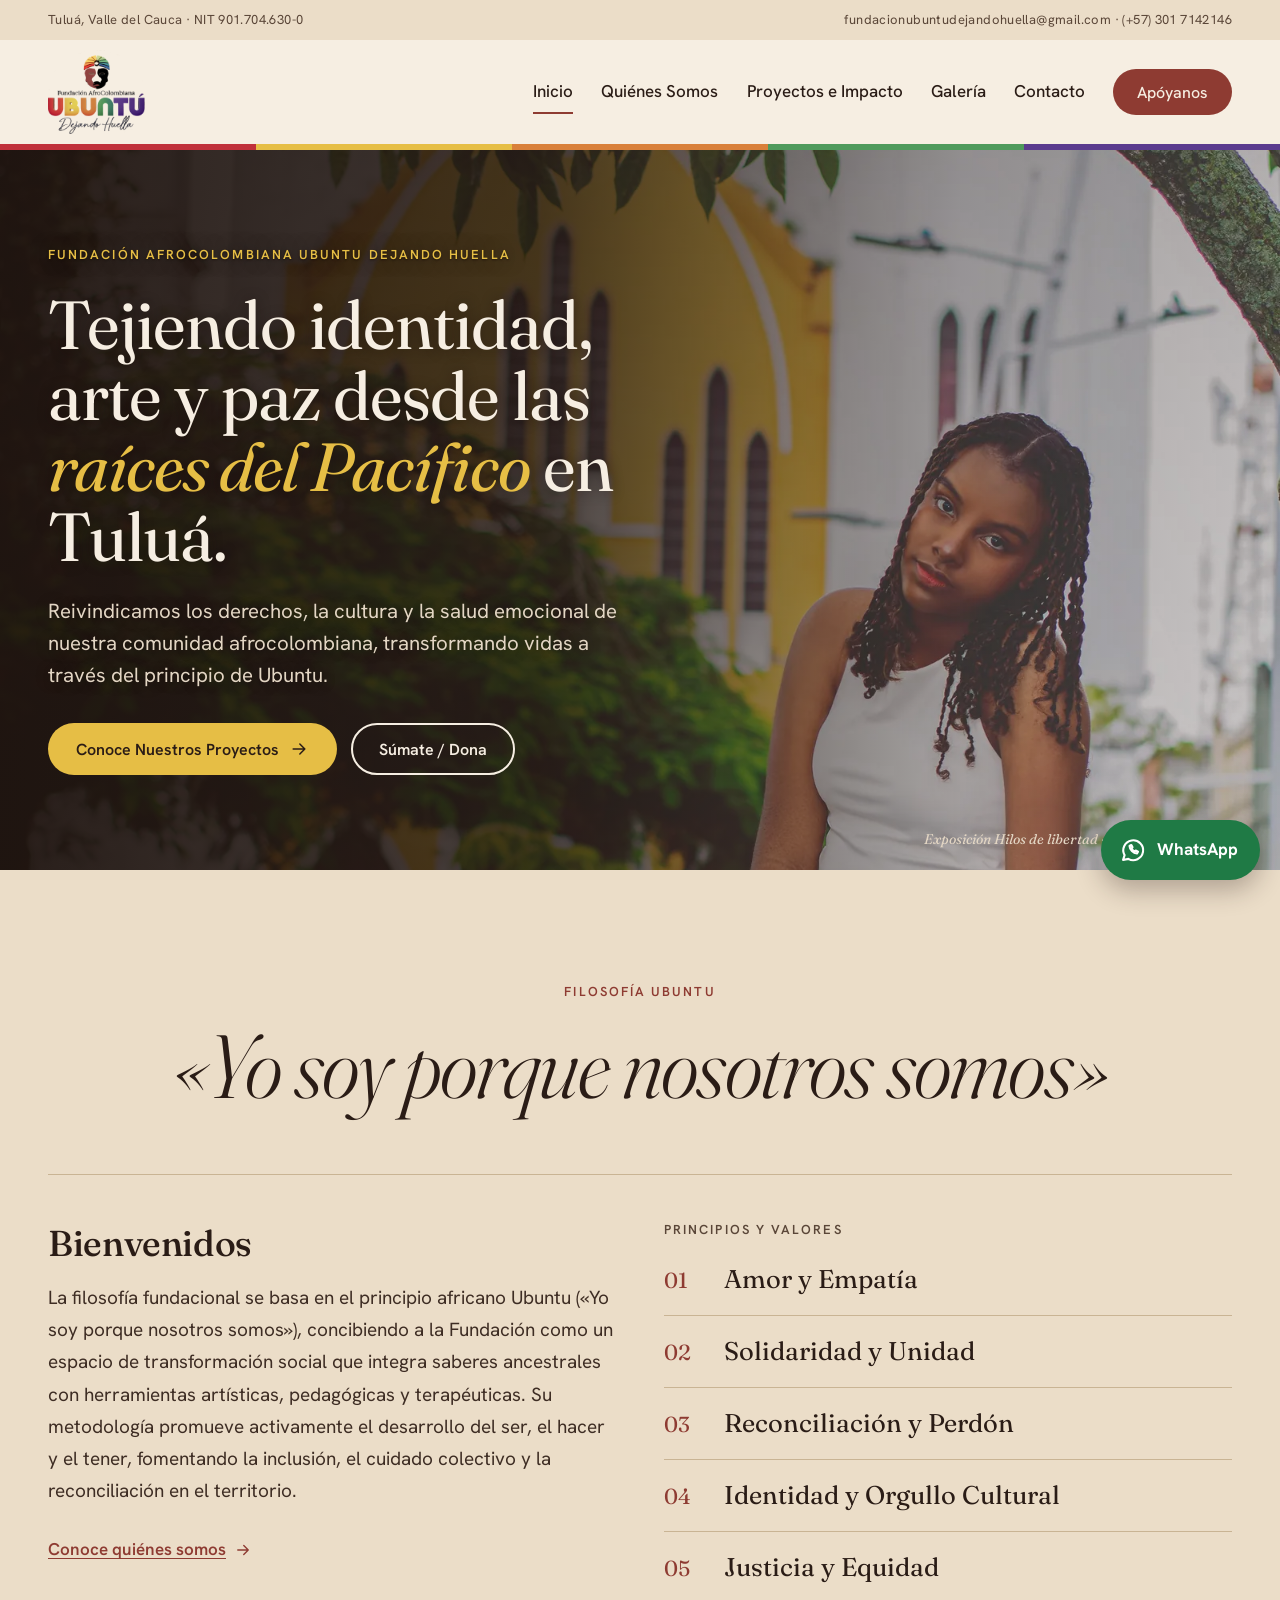
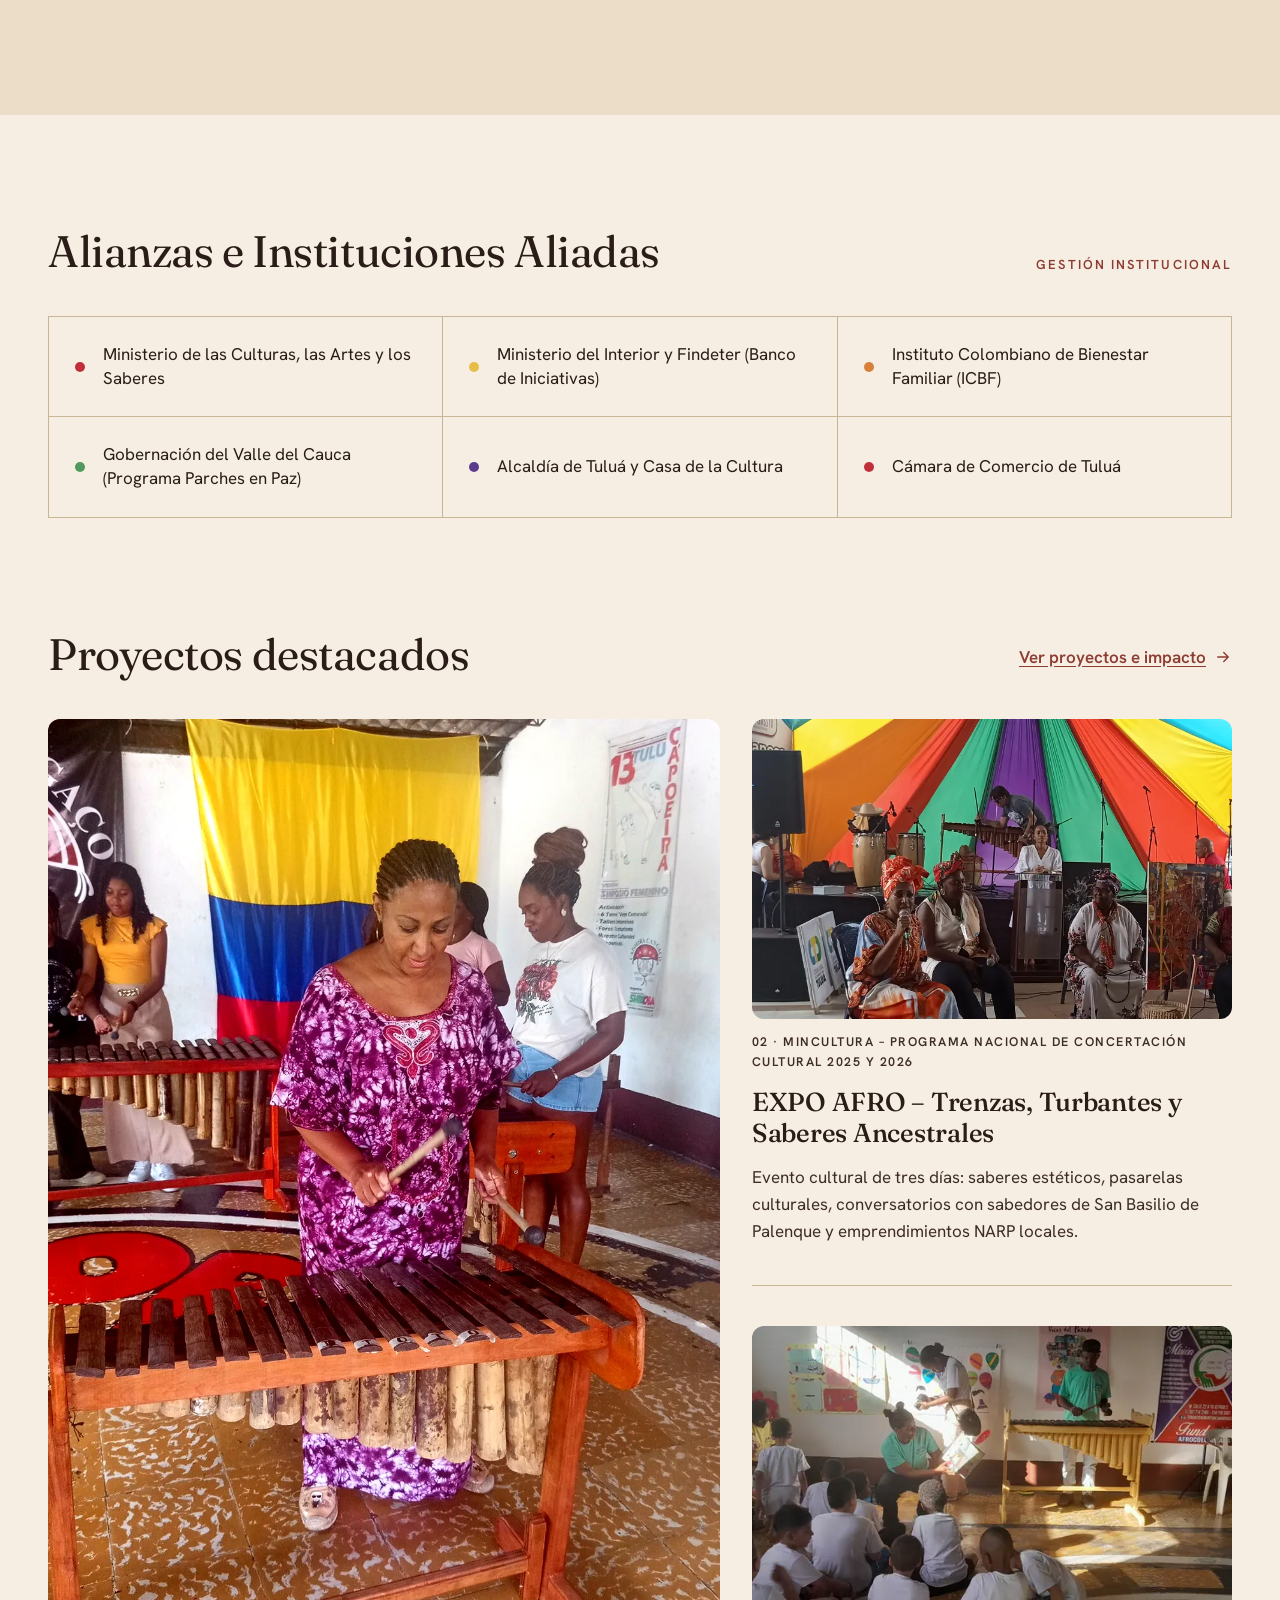
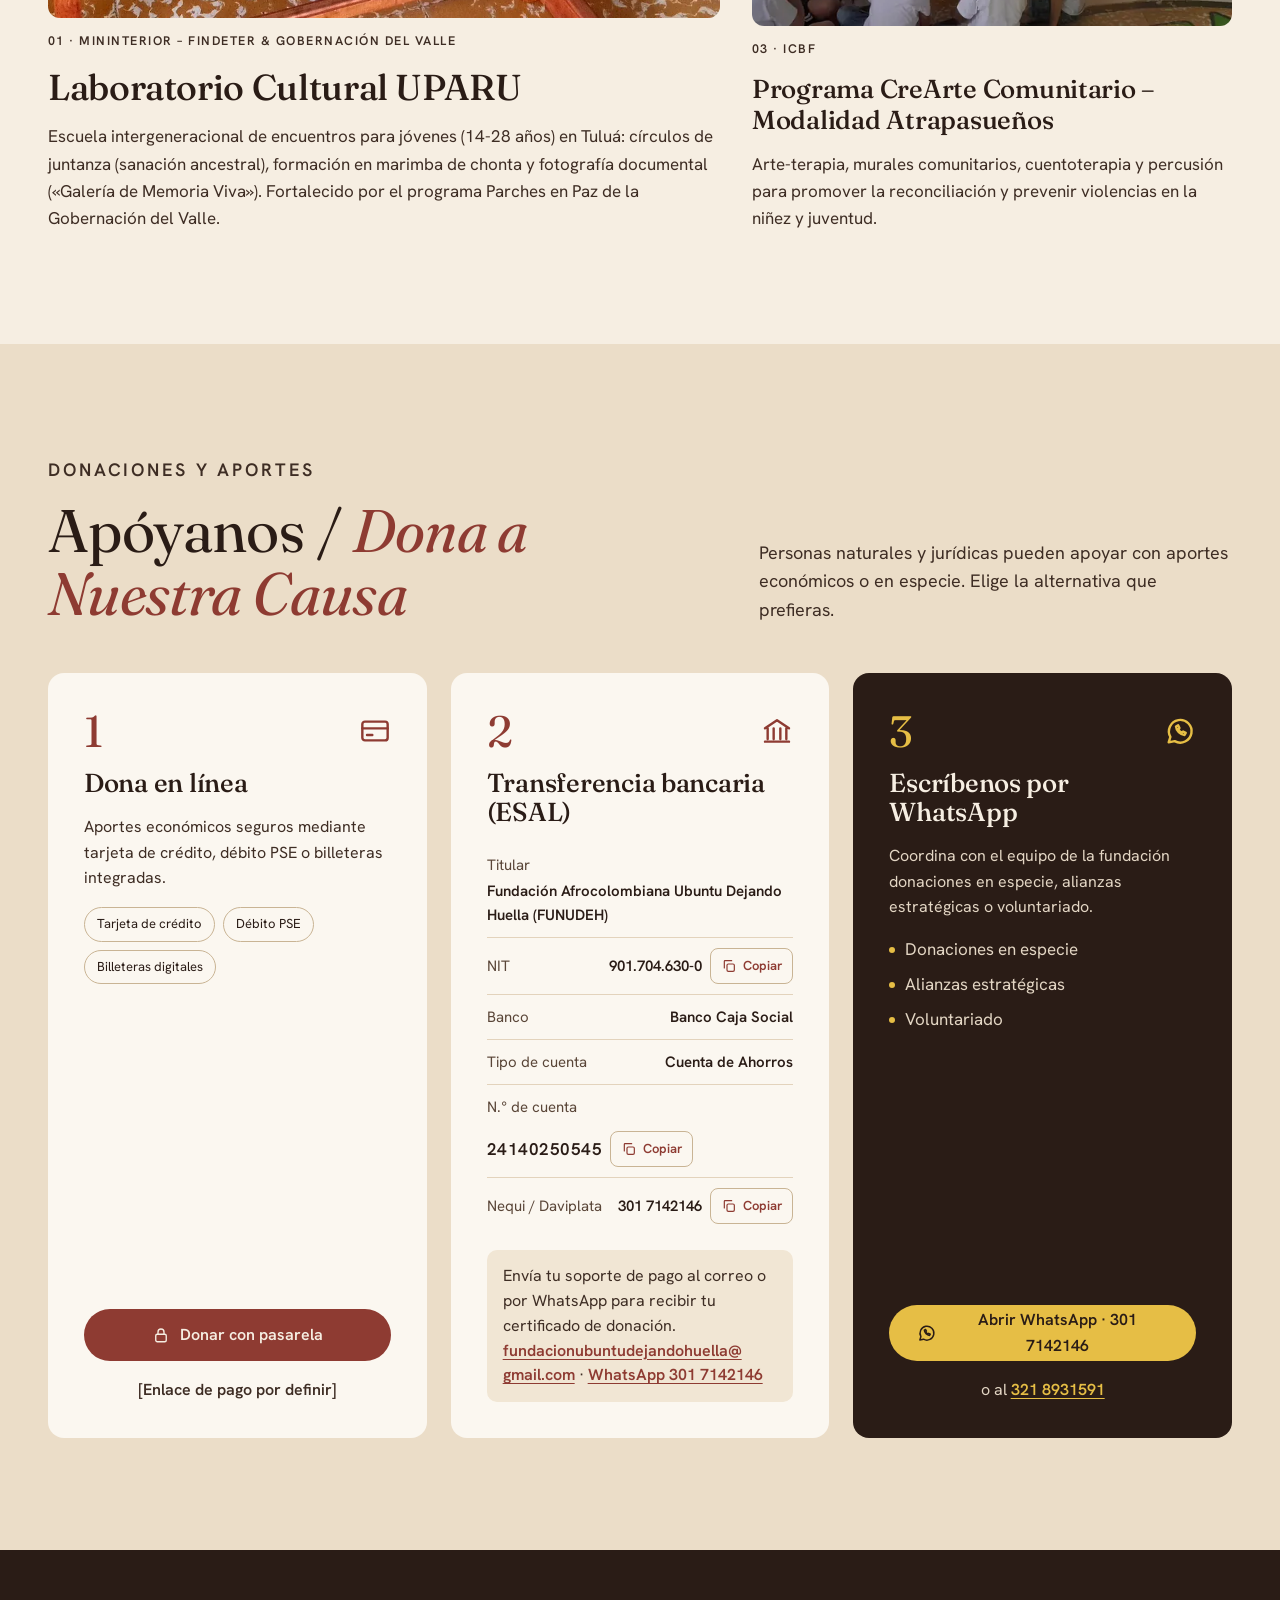
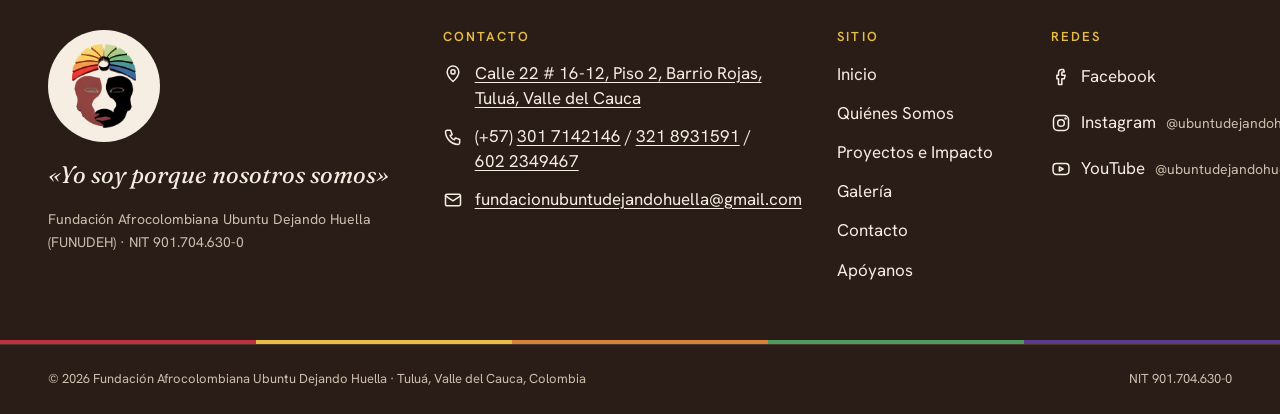
<file: index.html>
<!doctype html>
<html lang="es">
<head>
  <meta charset="utf-8">
  <meta name="viewport" content="width=device-width, initial-scale=1">
  <title>FUNUDEH · Fundación Afrocolombiana Ubuntu Dejando Huella · Tuluá</title>
  <meta name="description" content="Fundación Afrocolombiana Ubuntu Dejando Huella (FUNUDEH), Tuluá, Valle del Cauca. Tejiendo identidad, arte y paz desde las raíces del Pacífico. Yo soy porque nosotros somos.">
  <meta name="theme-color" content="#2A1C16">
  <meta property="og:type" content="website">
  <meta property="og:locale" content="es_CO">
  <meta property="og:site_name" content="FUNUDEH">
  <meta property="og:title" content="FUNUDEH · Fundación Afrocolombiana Ubuntu Dejando Huella · Tuluá">
  <meta property="og:description" content="Fundación Afrocolombiana Ubuntu Dejando Huella (FUNUDEH), Tuluá, Valle del Cauca. Tejiendo identidad, arte y paz desde las raíces del Pacífico. Yo soy porque nosotros somos.">
  <!-- VISTA PREVIA AL COMPARTIR (WhatsApp, Facebook): og:image y og:url deben ser direcciones COMPLETAS (https://...).
       Si cambia el dominio principal, cámbialo aquí y en las otras 4 páginas. Ver LEEME.md. -->
  <meta property="og:image" content="https://fundacionubuntudejandohuella.org/imagenes/og-funudeh.jpg">
  <meta property="og:image:width" content="1200">
  <meta property="og:image:height" content="630">
  <meta property="og:image:alt" content="Mujer afrocolombiana con turbante habla al público durante EXPO AFRO 2026 en Tuluá.">
  <meta property="og:url" content="https://fundacionubuntudejandohuella.org/">
  <link rel="canonical" href="https://fundacionubuntudejandohuella.org/">
  <link rel="icon" type="image/png" sizes="32x32" href="imagenes/favicon-32.png">
  <link rel="apple-touch-icon" href="imagenes/apple-touch-icon.png">
  <link rel="preconnect" href="https://fonts.googleapis.com">
  <link rel="preconnect" href="https://fonts.gstatic.com" crossorigin>
  <link rel="stylesheet" href="https://fonts.googleapis.com/css2?family=Fraunces:ital,opsz,wght@0,9..144,300..600;1,9..144,300..500&amp;family=Hanken+Grotesk:wght@400;500;600;700&amp;display=swap">
  <!-- Carga prioritaria de la foto principal. Si cambias la foto del hero en contenido.js, cambia también esta línea. -->
  <link rel="preload" as="image" type="image/webp" href="imagenes/inicio-hero-hilos.webp"
        imagesrcset="imagenes/inicio-hero-hilos-600.webp 600w, imagenes/inicio-hero-hilos-900.webp 900w, imagenes/inicio-hero-hilos-1200.webp 1200w, imagenes/inicio-hero-hilos-1600.webp 1600w, imagenes/inicio-hero-hilos-1920.webp 1920w, imagenes/inicio-hero-hilos.webp 2560w"
        imagesizes="100vw" fetchpriority="high">
  <link rel="stylesheet" href="css/estilos.css">
</head>
<body data-pagina="inicio">
  <a class="saltar" href="#principal">Saltar al contenido</a>
  <div id="encabezado"></div>
  <main id="principal" tabindex="-1"></main>
  <div id="pie-pagina"></div>

  <noscript>
    <div class="sin-js">
      <p><strong>Fundación Afrocolombiana Ubuntu Dejando Huella (FUNUDEH)</strong></p>
      <p>Para ver este sitio completo activa JavaScript en tu navegador.</p>
      <p>Contacto: <a href="mailto:fundacionubuntudejandohuella@gmail.com">fundacionubuntudejandohuella@gmail.com</a> · WhatsApp 301 7142146</p>
    </div>
  </noscript>

  <!-- Todo el contenido editable está en contenido.js -->
  <script src="contenido.js"></script>
  <script src="js/sitio.js"></script>
</body>
</html>
</file>
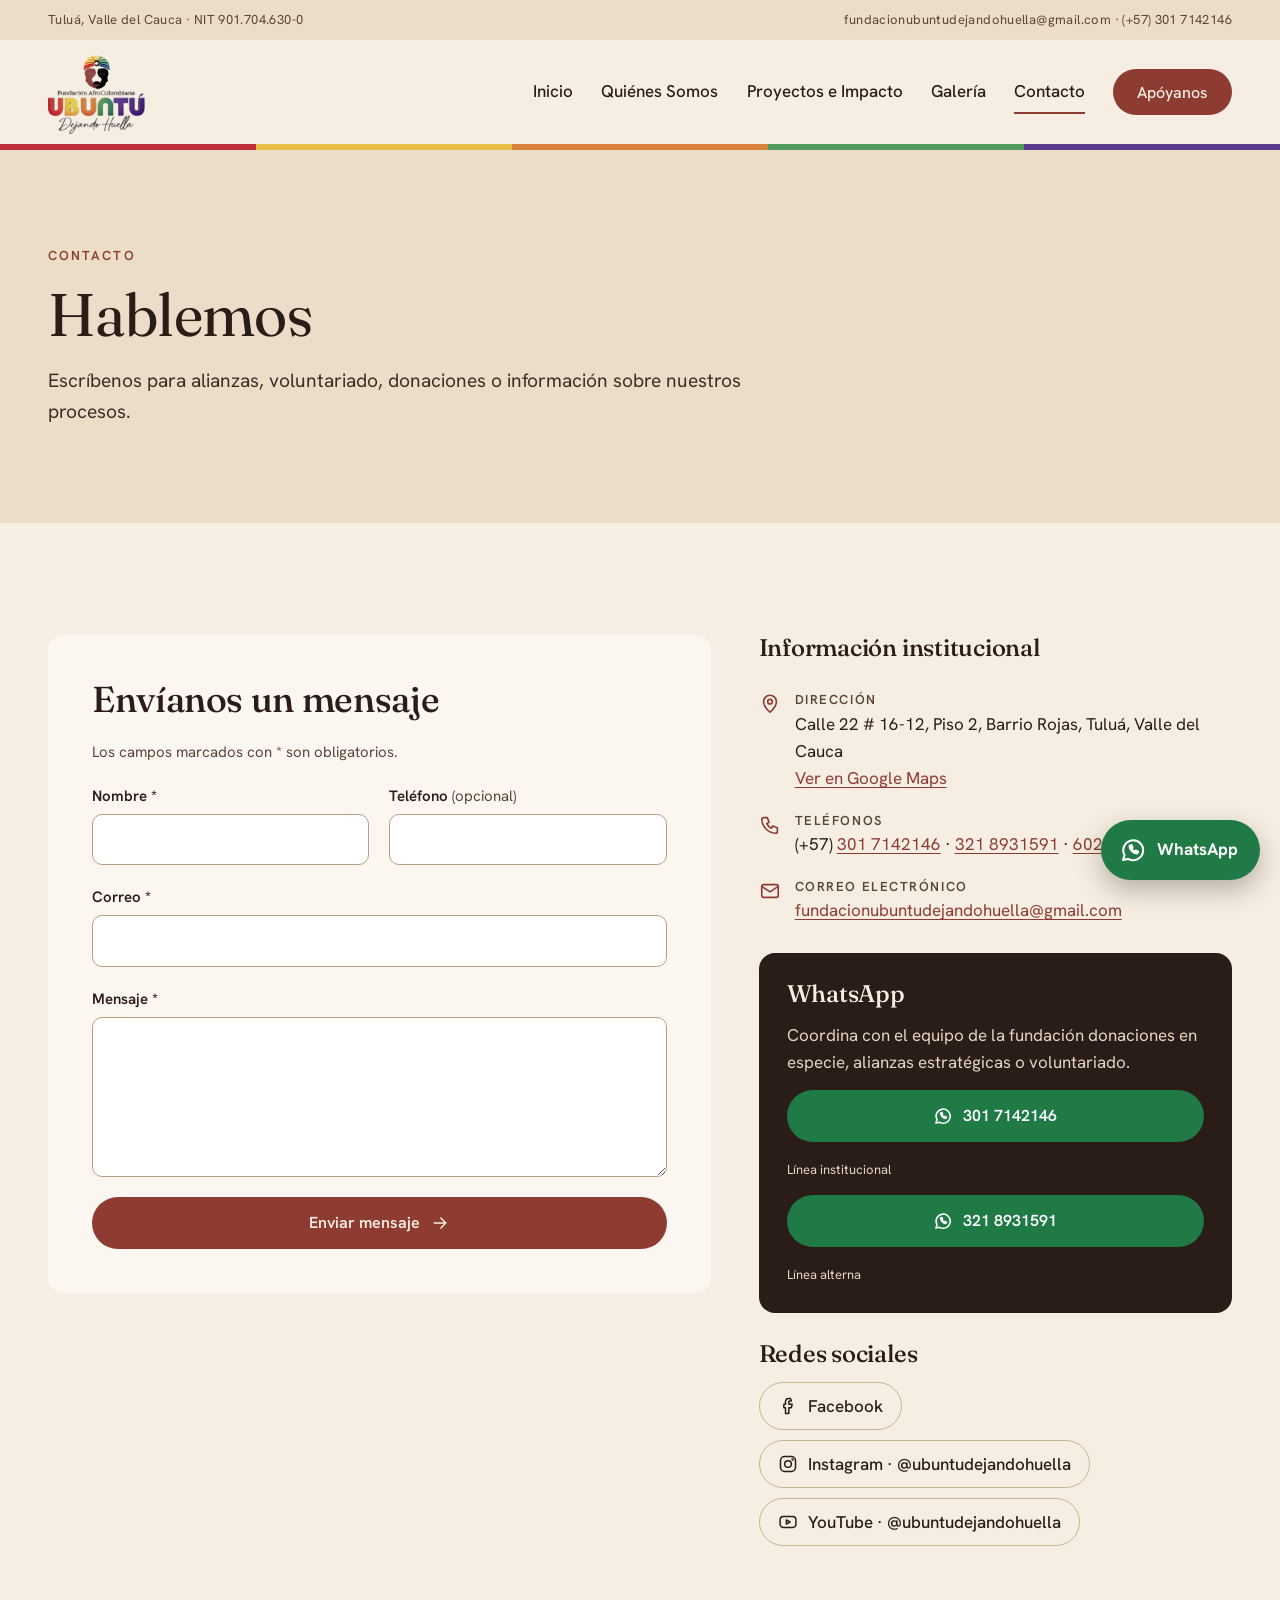
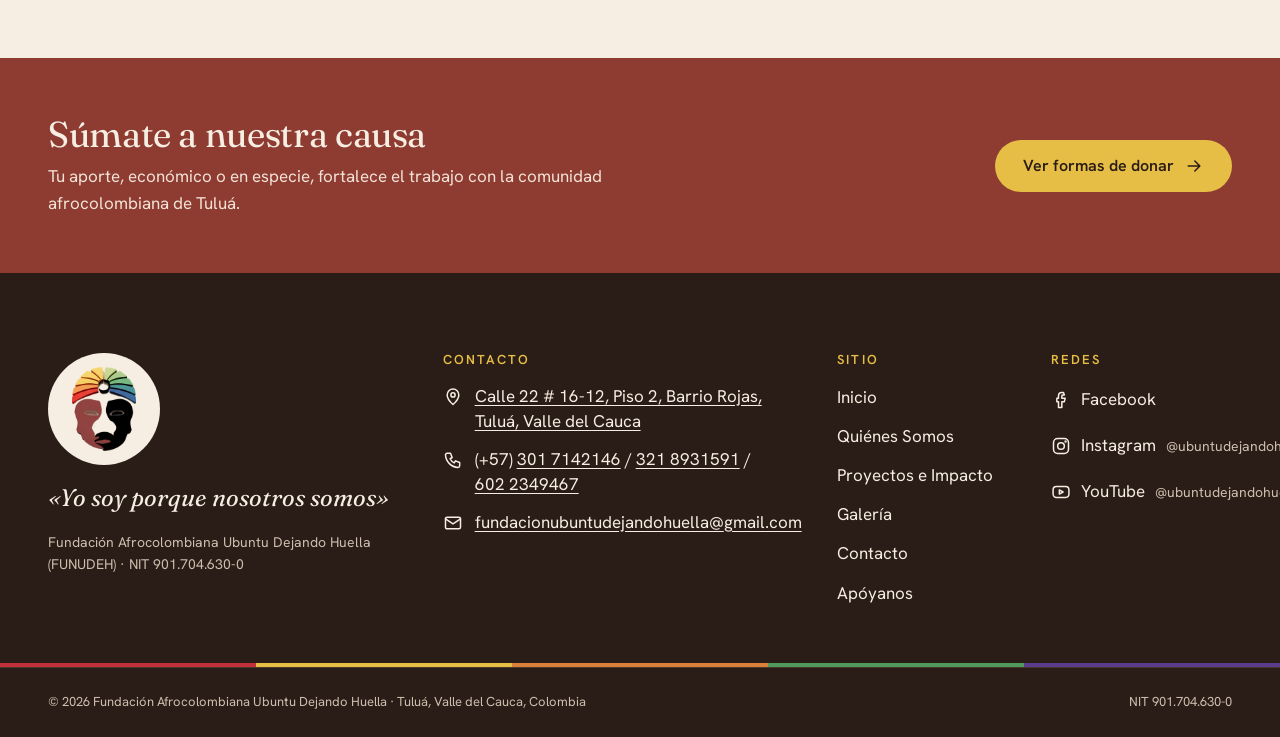
<file: contacto.html>
<!doctype html>
<html lang="es">
<head>
  <meta charset="utf-8">
  <meta name="viewport" content="width=device-width, initial-scale=1">
  <title>Contacto · FUNUDEH</title>
  <meta name="description" content="Contacto de la Fundación Afrocolombiana Ubuntu Dejando Huella: Calle 22 # 16-12, Piso 2, Barrio Rojas, Tuluá. WhatsApp 301 7142146.">
  <meta name="theme-color" content="#2A1C16">
  <meta property="og:type" content="website">
  <meta property="og:locale" content="es_CO">
  <meta property="og:site_name" content="FUNUDEH">
  <meta property="og:title" content="Contacto · FUNUDEH">
  <meta property="og:description" content="Contacto de la Fundación Afrocolombiana Ubuntu Dejando Huella: Calle 22 # 16-12, Piso 2, Barrio Rojas, Tuluá. WhatsApp 301 7142146.">
  <!-- VISTA PREVIA AL COMPARTIR (WhatsApp, Facebook): og:image y og:url deben ser direcciones COMPLETAS (https://...).
       Si cambia el dominio principal, cámbialo aquí y en las otras 4 páginas. Ver LEEME.md. -->
  <meta property="og:image" content="https://fundacionubuntudejandohuella.org/imagenes/og-funudeh.jpg">
  <meta property="og:image:width" content="1200">
  <meta property="og:image:height" content="630">
  <meta property="og:image:alt" content="Mujer afrocolombiana con turbante habla al público durante EXPO AFRO 2026 en Tuluá.">
  <meta property="og:url" content="https://fundacionubuntudejandohuella.org/contacto">
  <link rel="canonical" href="https://fundacionubuntudejandohuella.org/contacto">
  <link rel="icon" type="image/png" sizes="32x32" href="imagenes/favicon-32.png">
  <link rel="apple-touch-icon" href="imagenes/apple-touch-icon.png">
  <link rel="preconnect" href="https://fonts.googleapis.com">
  <link rel="preconnect" href="https://fonts.gstatic.com" crossorigin>
  <link rel="stylesheet" href="https://fonts.googleapis.com/css2?family=Fraunces:ital,opsz,wght@0,9..144,300..600;1,9..144,300..500&amp;family=Hanken+Grotesk:wght@400;500;600;700&amp;display=swap">
  <link rel="stylesheet" href="css/estilos.css">
</head>
<body data-pagina="contacto">
  <a class="saltar" href="#principal">Saltar al contenido</a>
  <div id="encabezado"></div>
  <main id="principal" tabindex="-1"></main>
  <div id="pie-pagina"></div>

  <noscript>
    <div class="sin-js">
      <p><strong>Fundación Afrocolombiana Ubuntu Dejando Huella (FUNUDEH)</strong></p>
      <p>Para ver este sitio completo activa JavaScript en tu navegador.</p>
      <p>Contacto: <a href="mailto:fundacionubuntudejandohuella@gmail.com">fundacionubuntudejandohuella@gmail.com</a> · WhatsApp 301 7142146</p>
    </div>
  </noscript>

  <!-- Todo el contenido editable está en contenido.js -->
  <script src="contenido.js"></script>
  <script src="js/sitio.js"></script>
</body>
</html>
</file>
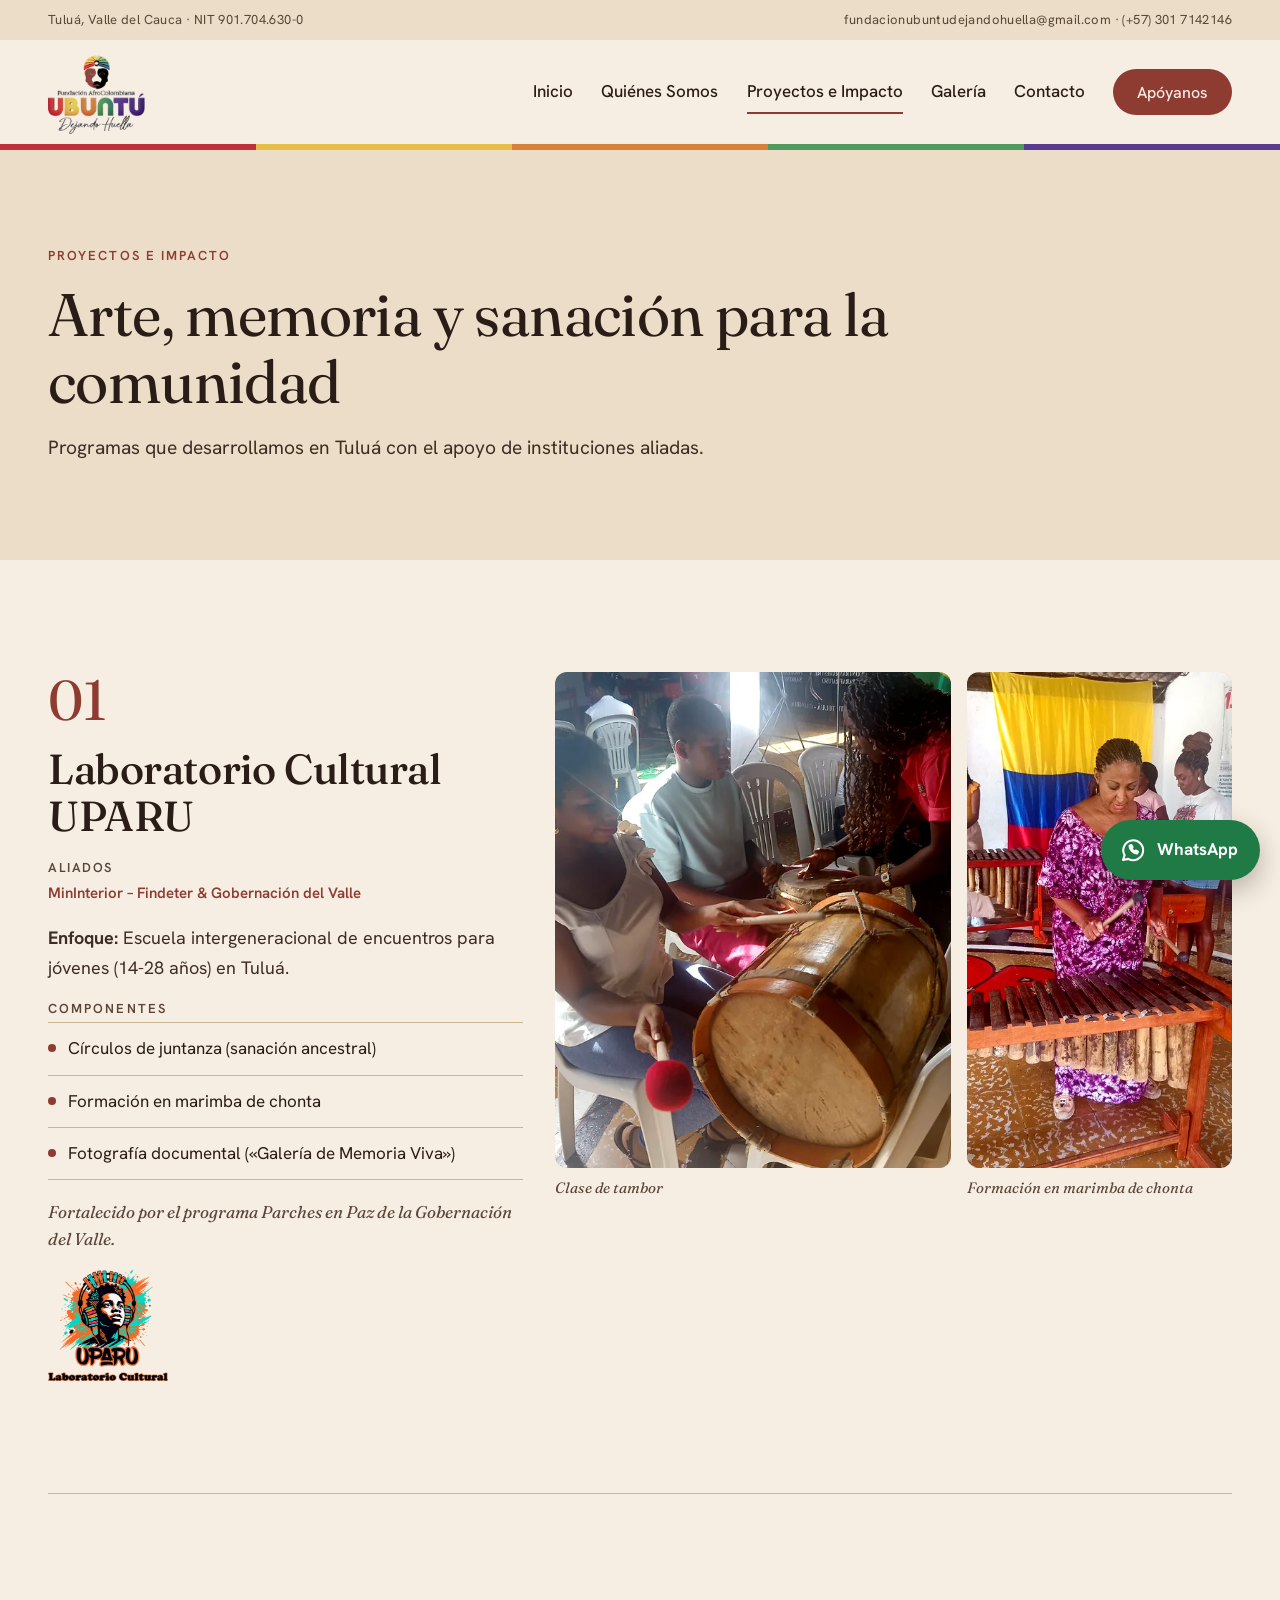
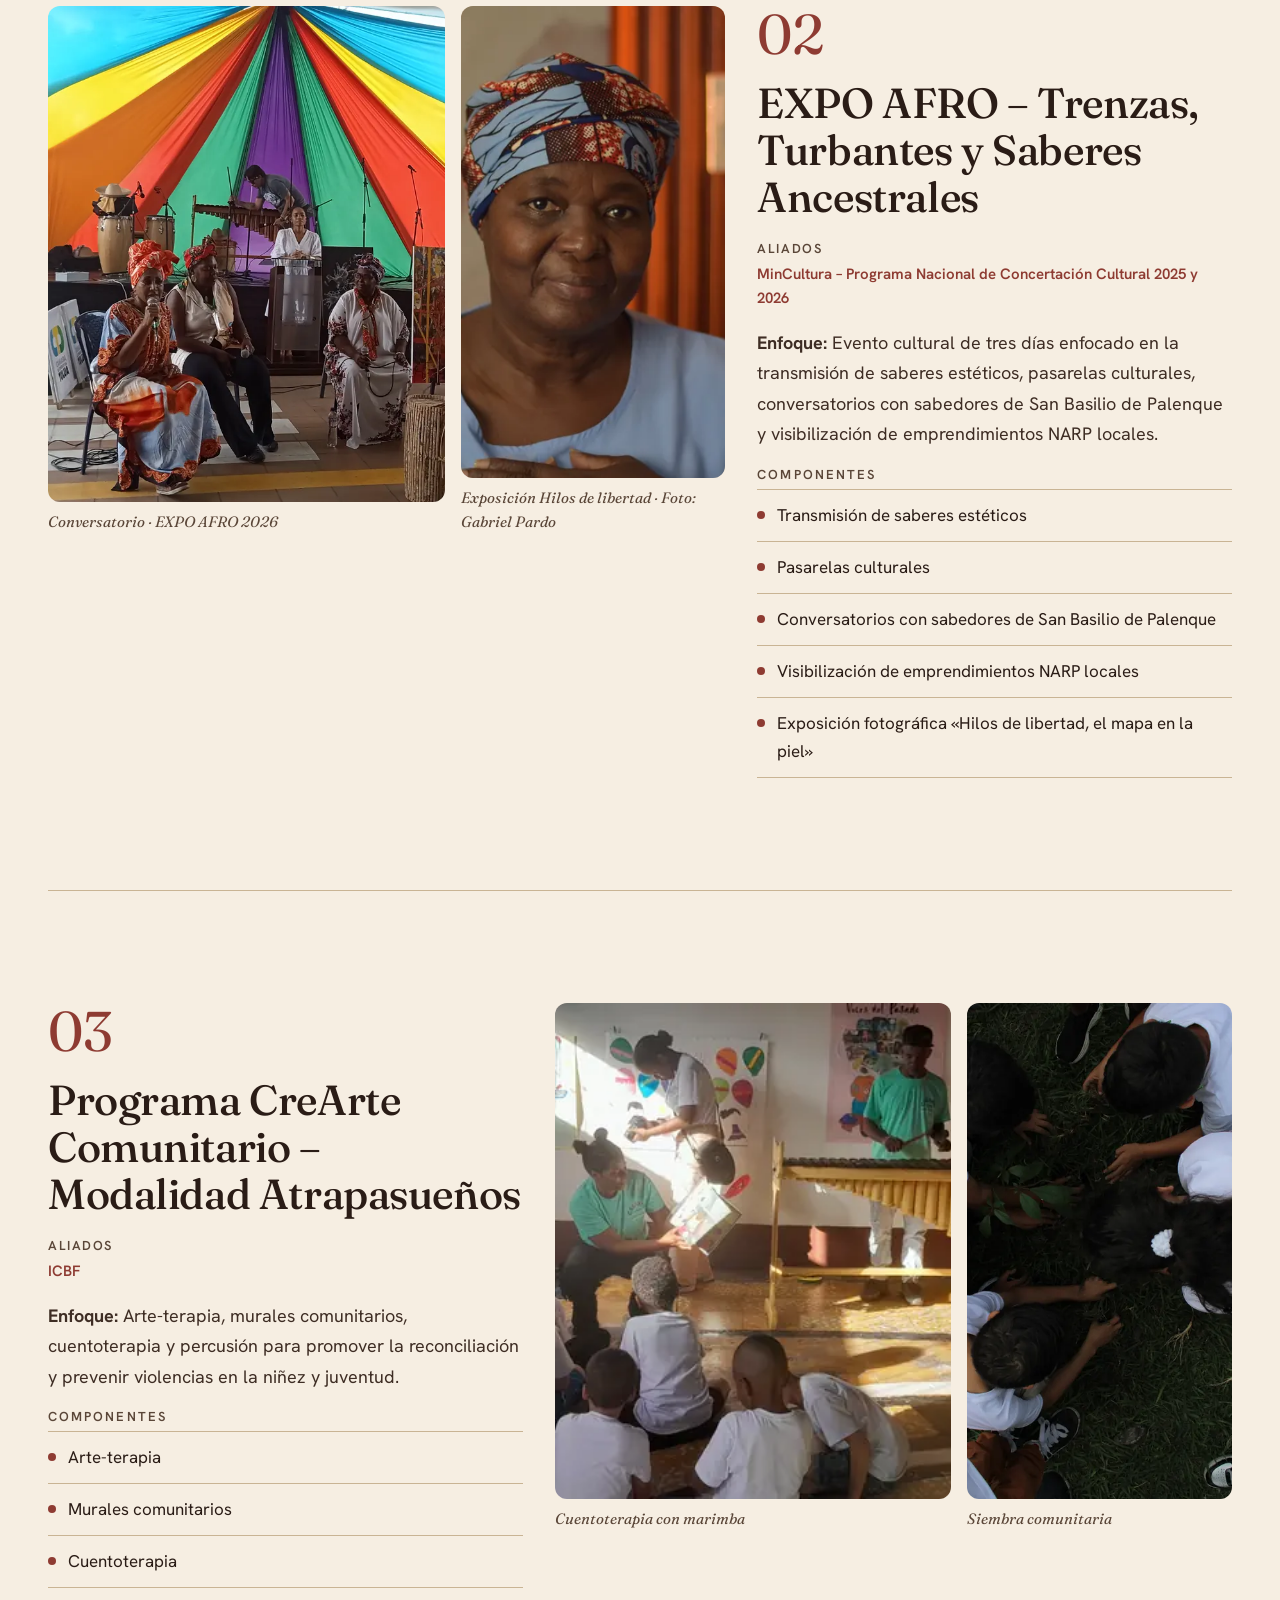
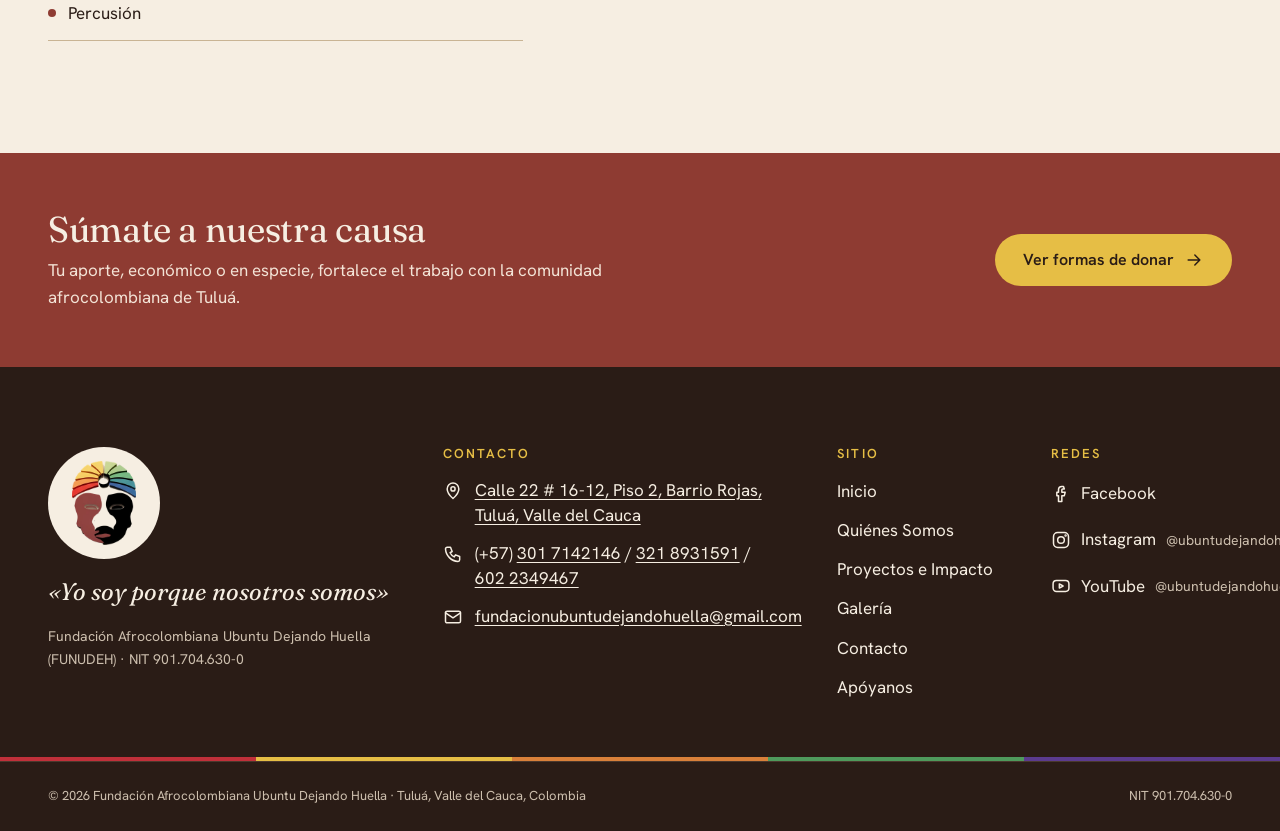
<file: proyectos.html>
<!doctype html>
<html lang="es">
<head>
  <meta charset="utf-8">
  <meta name="viewport" content="width=device-width, initial-scale=1">
  <title>Proyectos e Impacto · FUNUDEH</title>
  <meta name="description" content="Laboratorio Cultural UPARU, EXPO AFRO – Trenzas, Turbantes y Saberes Ancestrales y CreArte Comunitario – Modalidad Atrapasueños.">
  <meta name="theme-color" content="#2A1C16">
  <meta property="og:type" content="website">
  <meta property="og:locale" content="es_CO">
  <meta property="og:site_name" content="FUNUDEH">
  <meta property="og:title" content="Proyectos e Impacto · FUNUDEH">
  <meta property="og:description" content="Laboratorio Cultural UPARU, EXPO AFRO – Trenzas, Turbantes y Saberes Ancestrales y CreArte Comunitario – Modalidad Atrapasueños.">
  <!-- VISTA PREVIA AL COMPARTIR (WhatsApp, Facebook): og:image y og:url deben ser direcciones COMPLETAS (https://...).
       Si cambia el dominio principal, cámbialo aquí y en las otras 4 páginas. Ver LEEME.md. -->
  <meta property="og:image" content="https://fundacionubuntudejandohuella.org/imagenes/og-funudeh.jpg">
  <meta property="og:image:width" content="1200">
  <meta property="og:image:height" content="630">
  <meta property="og:image:alt" content="Mujer afrocolombiana con turbante habla al público durante EXPO AFRO 2026 en Tuluá.">
  <meta property="og:url" content="https://fundacionubuntudejandohuella.org/proyectos">
  <link rel="canonical" href="https://fundacionubuntudejandohuella.org/proyectos">
  <link rel="icon" type="image/png" sizes="32x32" href="imagenes/favicon-32.png">
  <link rel="apple-touch-icon" href="imagenes/apple-touch-icon.png">
  <link rel="preconnect" href="https://fonts.googleapis.com">
  <link rel="preconnect" href="https://fonts.gstatic.com" crossorigin>
  <link rel="stylesheet" href="https://fonts.googleapis.com/css2?family=Fraunces:ital,opsz,wght@0,9..144,300..600;1,9..144,300..500&amp;family=Hanken+Grotesk:wght@400;500;600;700&amp;display=swap">
  <link rel="stylesheet" href="css/estilos.css">
</head>
<body data-pagina="proyectos">
  <a class="saltar" href="#principal">Saltar al contenido</a>
  <div id="encabezado"></div>
  <main id="principal" tabindex="-1"></main>
  <div id="pie-pagina"></div>

  <noscript>
    <div class="sin-js">
      <p><strong>Fundación Afrocolombiana Ubuntu Dejando Huella (FUNUDEH)</strong></p>
      <p>Para ver este sitio completo activa JavaScript en tu navegador.</p>
      <p>Contacto: <a href="mailto:fundacionubuntudejandohuella@gmail.com">fundacionubuntudejandohuella@gmail.com</a> · WhatsApp 301 7142146</p>
    </div>
  </noscript>

  <!-- Todo el contenido editable está en contenido.js -->
  <script src="contenido.js"></script>
  <script src="js/sitio.js"></script>
</body>
</html>
</file>
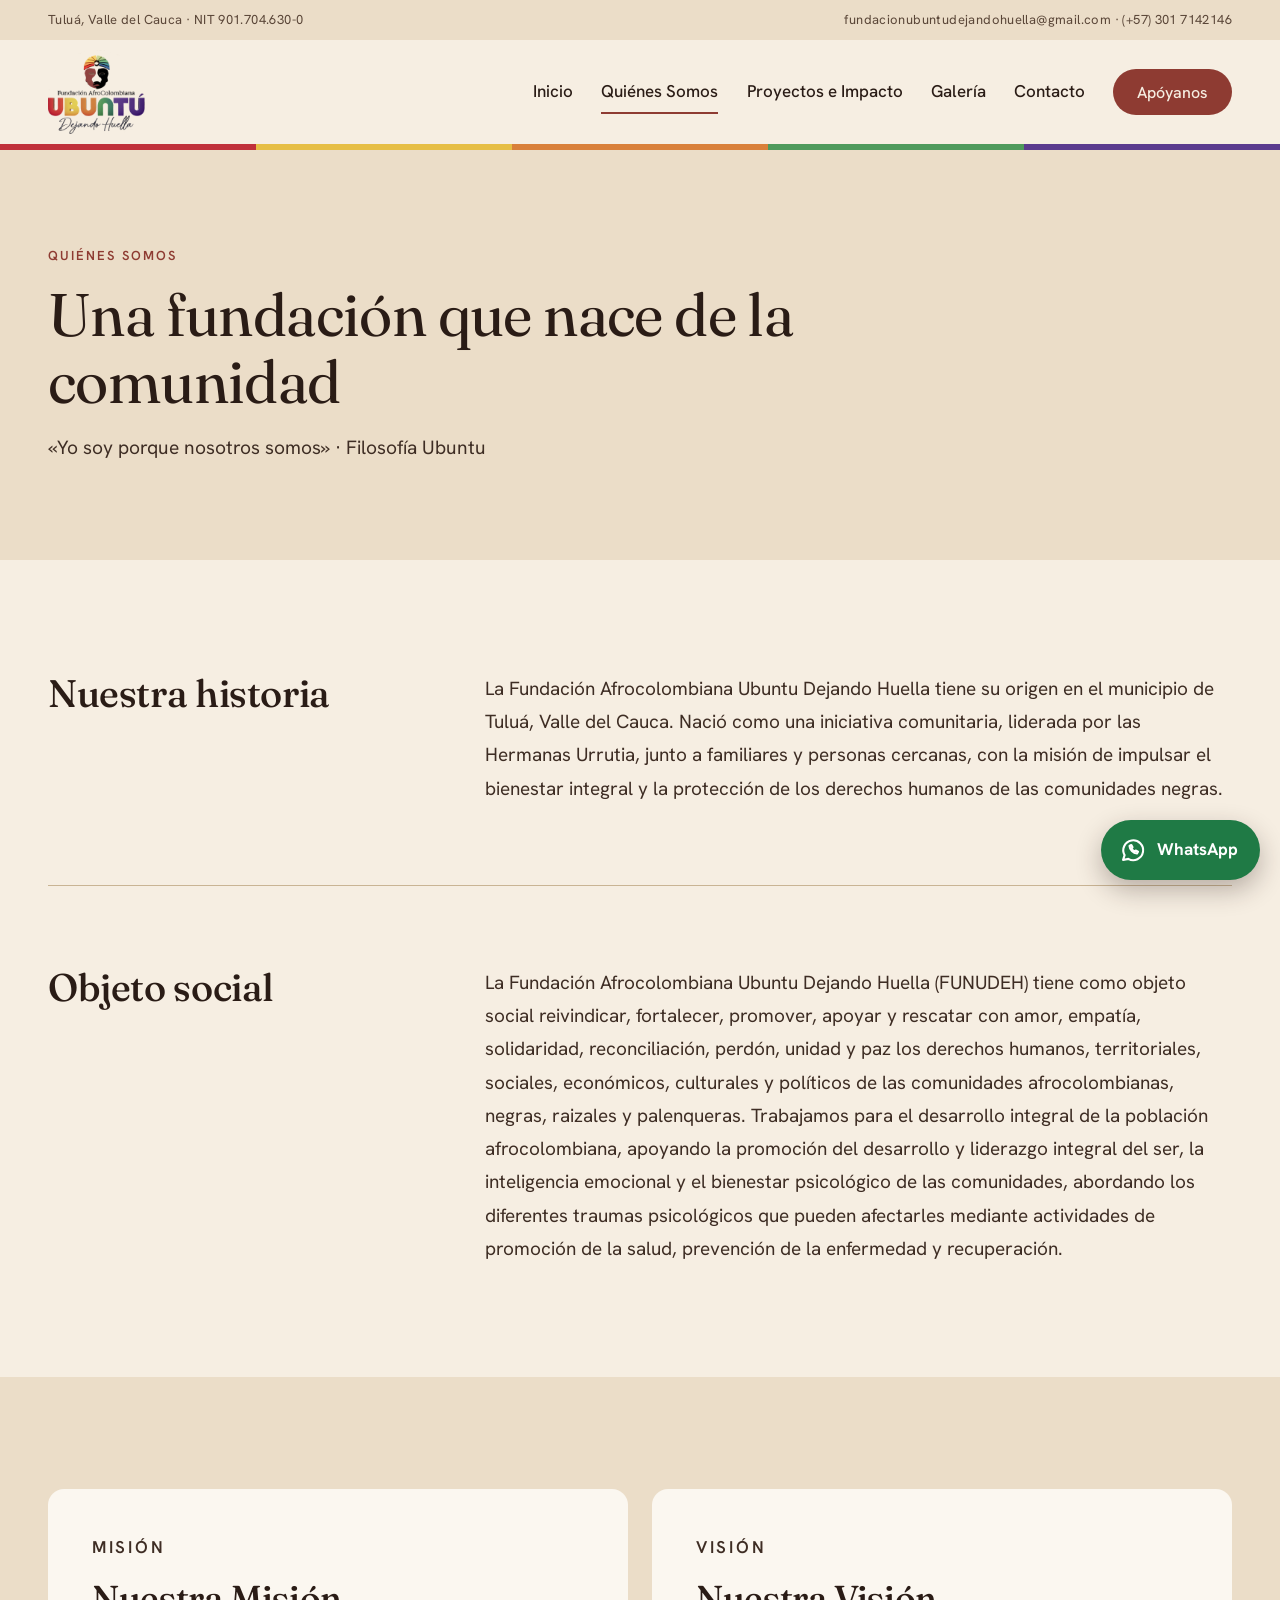
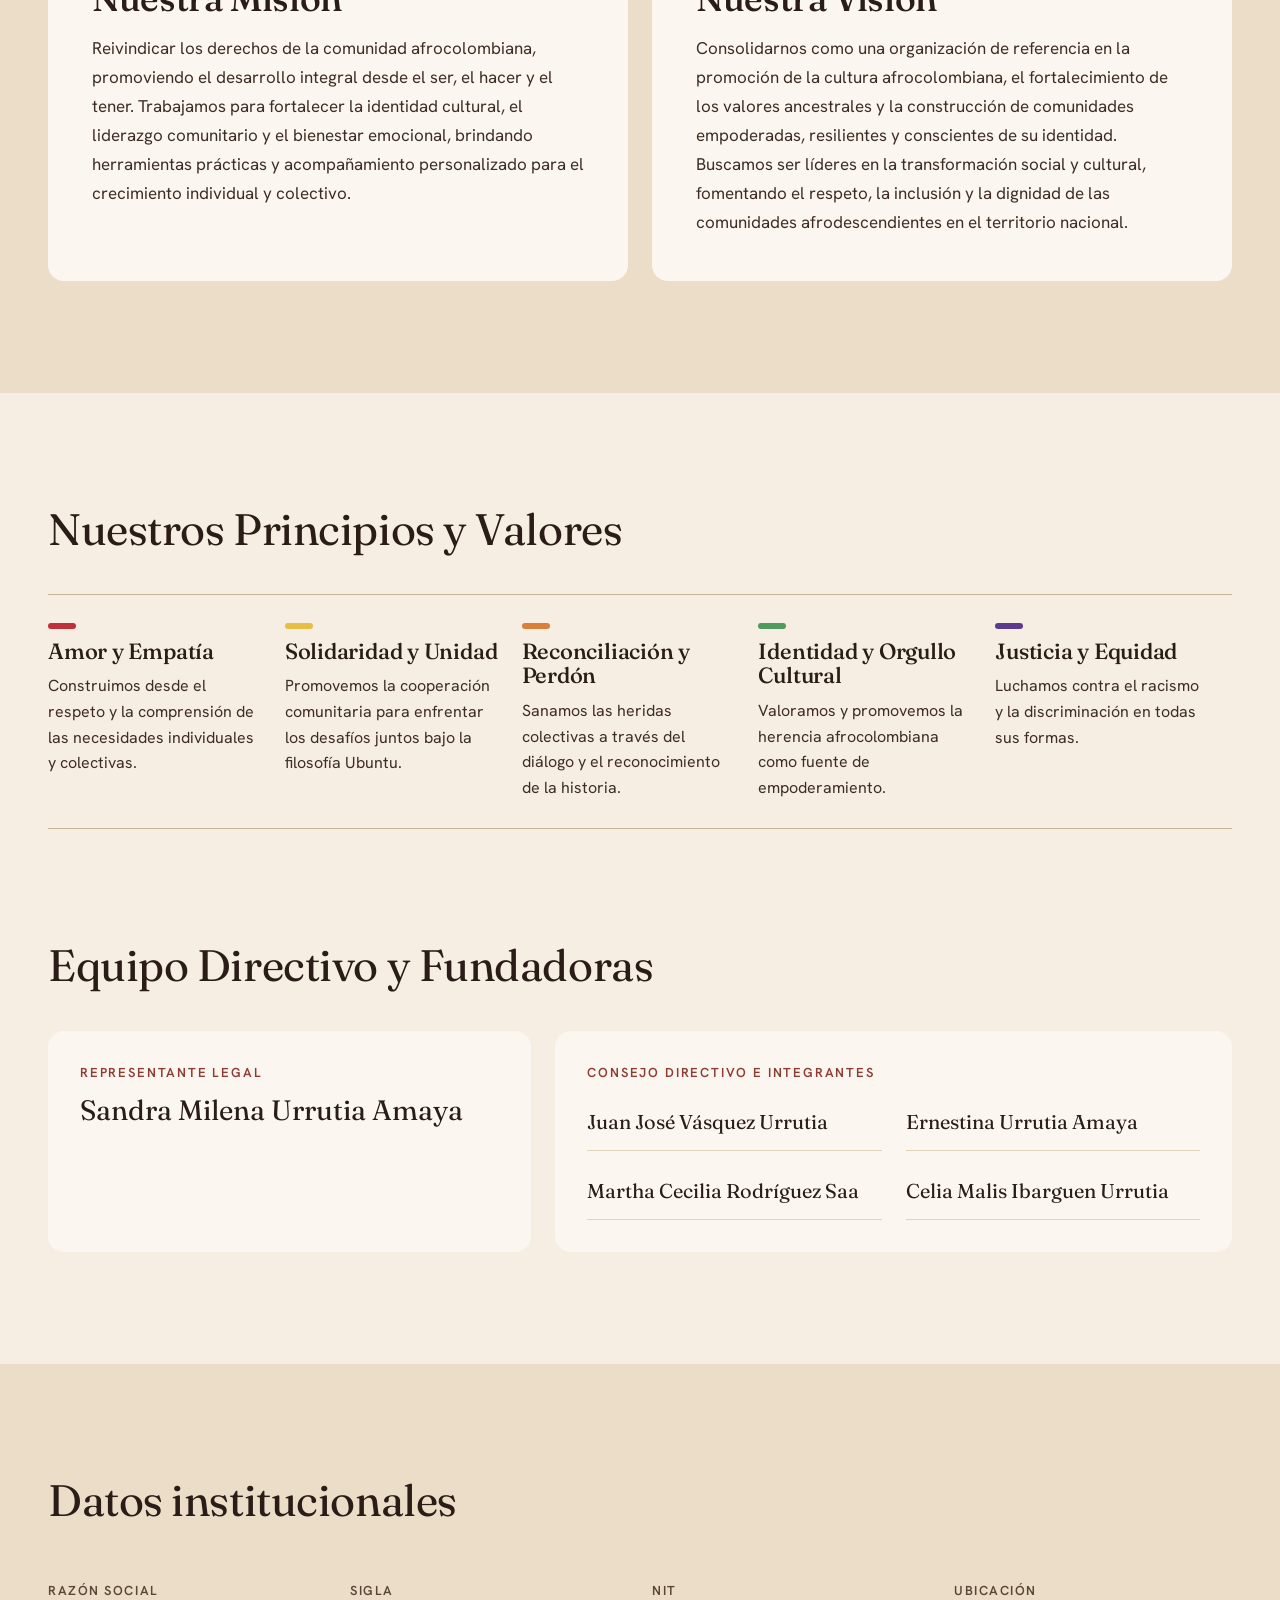
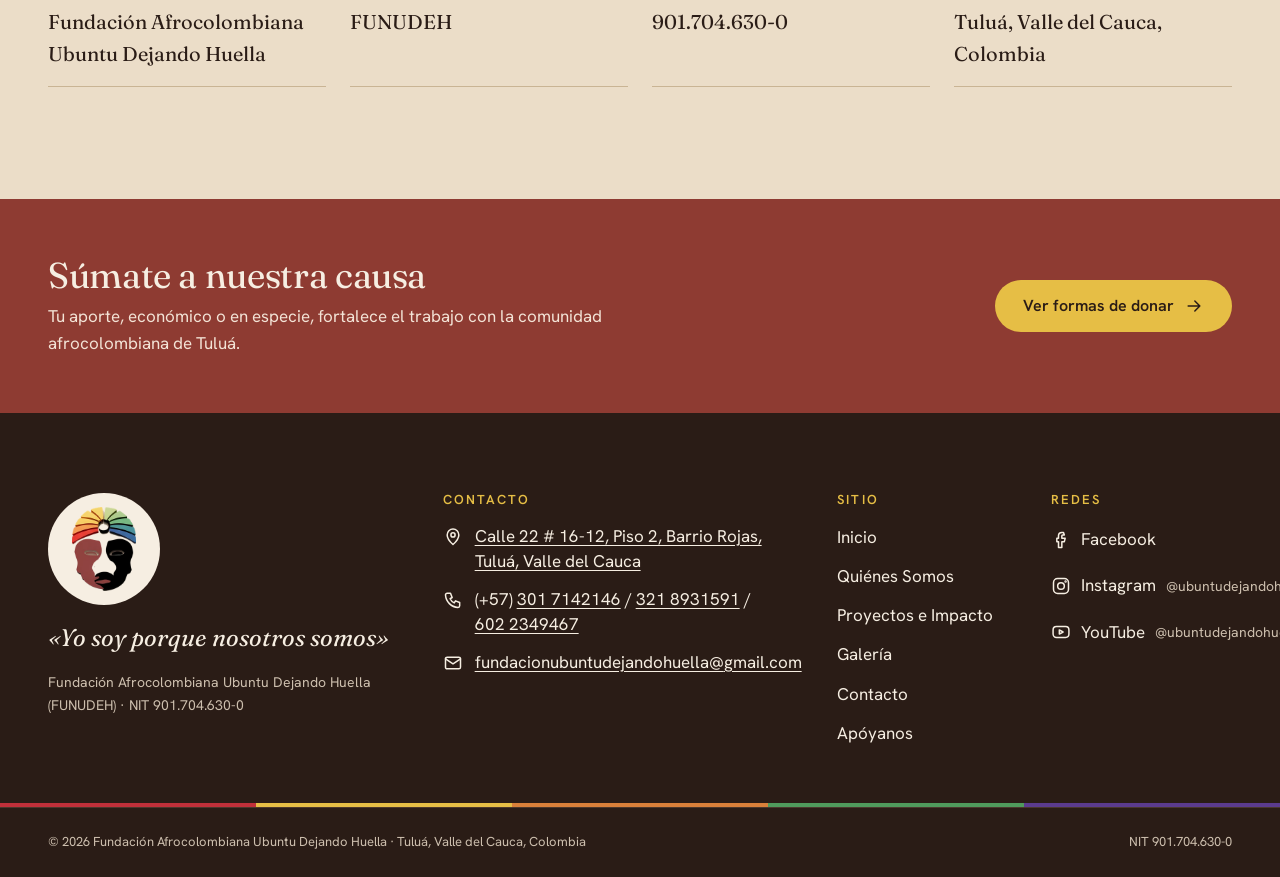
<file: quienes-somos.html>
<!doctype html>
<html lang="es">
<head>
  <meta charset="utf-8">
  <meta name="viewport" content="width=device-width, initial-scale=1">
  <title>Quiénes Somos · FUNUDEH</title>
  <meta name="description" content="Objeto social, misión, visión, principios y equipo directivo de la Fundación Afrocolombiana Ubuntu Dejando Huella (FUNUDEH).">
  <meta name="theme-color" content="#2A1C16">
  <meta property="og:type" content="website">
  <meta property="og:locale" content="es_CO">
  <meta property="og:site_name" content="FUNUDEH">
  <meta property="og:title" content="Quiénes Somos · FUNUDEH">
  <meta property="og:description" content="Objeto social, misión, visión, principios y equipo directivo de la Fundación Afrocolombiana Ubuntu Dejando Huella (FUNUDEH).">
  <!-- VISTA PREVIA AL COMPARTIR (WhatsApp, Facebook): og:image y og:url deben ser direcciones COMPLETAS (https://...).
       Si cambia el dominio principal, cámbialo aquí y en las otras 4 páginas. Ver LEEME.md. -->
  <meta property="og:image" content="https://fundacionubuntudejandohuella.org/imagenes/og-funudeh.jpg">
  <meta property="og:image:width" content="1200">
  <meta property="og:image:height" content="630">
  <meta property="og:image:alt" content="Mujer afrocolombiana con turbante habla al público durante EXPO AFRO 2026 en Tuluá.">
  <meta property="og:url" content="https://fundacionubuntudejandohuella.org/quienes-somos">
  <link rel="canonical" href="https://fundacionubuntudejandohuella.org/quienes-somos">
  <link rel="icon" type="image/png" sizes="32x32" href="imagenes/favicon-32.png">
  <link rel="apple-touch-icon" href="imagenes/apple-touch-icon.png">
  <link rel="preconnect" href="https://fonts.googleapis.com">
  <link rel="preconnect" href="https://fonts.gstatic.com" crossorigin>
  <link rel="stylesheet" href="https://fonts.googleapis.com/css2?family=Fraunces:ital,opsz,wght@0,9..144,300..600;1,9..144,300..500&amp;family=Hanken+Grotesk:wght@400;500;600;700&amp;display=swap">
  <link rel="stylesheet" href="css/estilos.css">
</head>
<body data-pagina="quienes-somos">
  <a class="saltar" href="#principal">Saltar al contenido</a>
  <div id="encabezado"></div>
  <main id="principal" tabindex="-1"></main>
  <div id="pie-pagina"></div>

  <noscript>
    <div class="sin-js">
      <p><strong>Fundación Afrocolombiana Ubuntu Dejando Huella (FUNUDEH)</strong></p>
      <p>Para ver este sitio completo activa JavaScript en tu navegador.</p>
      <p>Contacto: <a href="mailto:fundacionubuntudejandohuella@gmail.com">fundacionubuntudejandohuella@gmail.com</a> · WhatsApp 301 7142146</p>
    </div>
  </noscript>

  <!-- Todo el contenido editable está en contenido.js -->
  <script src="contenido.js"></script>
  <script src="js/sitio.js"></script>
</body>
</html>
</file>
<file: css/estilos.css>
/* =====================================================================
   FUNUDEH · Estilos — Propuesta A "Tierra y Palabra"
   ===================================================================== */

:root {
  /* Paleta */
  --crema: #F6EEE2;
  --arena: #EBDDC8;
  --arena-clara: #F1E6D4;
  --papel: #FBF7F0;
  --tinta: #2A1C16;
  --tinta-2: #3E2D24;
  --tinta-suave: #5A4638;
  --linea: #C9B494;
  --linea-suave: #E3D3BC;
  --terracota: #8E3B32;
  --terracota-oscuro: #6A2A23;
  --ocre: #E6BE45;
  --verde-wa: #1F7A45;
  --verde-wa-oscuro: #17613A;
  --texto-claro: #F6EEE2;
  --texto-claro-2: #E3D6C4;

  /* Colores del logo (banda de turbante) */
  --logo-rojo: #C0303A;
  --logo-amarillo: #E6BE45;
  --logo-naranja: #D9803A;
  --logo-verde: #4F9A5C;
  --logo-morado: #5B3B8E;

  /* Tipografía */
  --fuente-titulo: "Fraunces", Georgia, "Times New Roman", serif;
  --fuente-texto: "Hanken Grotesk", "Segoe UI", system-ui, -apple-system, sans-serif;

  /* Medidas */
  --ancho: 1200px;
  --margen: clamp(16px, 5vw, 48px);
  --seccion: clamp(64px, 9vw, 112px);
  --radio: 16px;
  --radio-pildora: 999px;
  --sombra: 0 10px 30px rgba(42, 28, 22, 0.12);
}

/* ---------- Base ---------- */
*, *::before, *::after { box-sizing: border-box; }
html { -webkit-text-size-adjust: 100%; scroll-padding-top: 24px; }
body {
  margin: 0;
  background: var(--crema);
  color: var(--tinta);
  font-family: var(--fuente-texto);
  font-size: 1.0625rem;
  line-height: 1.6;
  text-rendering: optimizeLegibility;
  overflow-wrap: break-word;
}
/* Correos, teléfonos y enlaces largos se parten para no causar scroll horizontal en móvil */
a[href^="mailto:"], .pie p, .nota-soporte, .datos-banco dd { overflow-wrap: anywhere; }
a[href^="tel:"] { white-space: nowrap; } /* un teléfono no se parte en dos líneas */
/* Los hijos de filas flexibles pueden encogerse (si no, el texto largo empuja el ancho) */
.pie__contacto li > *, .info-lista li > *, .datos-banco dd, .franja-superior span { min-width: 0; }
img { max-width: 100%; height: auto; display: block; }
h1, h2, h3, h4 { margin: 0; font-family: var(--fuente-titulo); font-weight: 500; line-height: 1.12; letter-spacing: -0.01em; }
p { margin: 0; }
ul, ol { margin: 0; padding: 0; }
a { color: var(--terracota); text-underline-offset: 3px; }
a:hover { color: var(--terracota-oscuro); }
button, input, textarea, select { font: inherit; color: inherit; }
:focus-visible { outline: 3px solid var(--terracota); outline-offset: 3px; border-radius: 4px; }
.sobre-oscuro :focus-visible, .pie :focus-visible, .hero :focus-visible { outline-color: var(--ocre); }

.visualmente-oculto {
  position: absolute !important; width: 1px; height: 1px; padding: 0; margin: -1px;
  overflow: hidden; clip: rect(0 0 0 0); white-space: nowrap; border: 0;
}
.saltar {
  position: absolute; left: 16px; top: -100px; z-index: 100;
  background: var(--tinta); color: var(--texto-claro); padding: 12px 20px; border-radius: 8px; font-weight: 600;
}
.saltar:focus { top: 16px; color: var(--texto-claro); }

.contenedor { width: 100%; max-width: calc(var(--ancho) + 2 * var(--margen)); margin-inline: auto; padding-inline: var(--margen); }
.seccion { padding-block: var(--seccion); }
.seccion--arena { background: var(--arena); }

.antetitulo {
  font-family: var(--fuente-texto); font-size: 0.8125rem; font-weight: 600;
  letter-spacing: 0.16em; text-transform: uppercase; color: var(--terracota);
}
.titulo-seccion { font-size: clamp(2rem, 3.6vw, 2.75rem); font-weight: 400; }
.cabecera-seccion { display: flex; flex-wrap: wrap; gap: 16px 32px; justify-content: space-between; align-items: end; margin-bottom: 40px; }
.enlace-flecha { display: inline-flex; align-items: center; gap: 8px; font-weight: 600; min-height: 44px; }
.enlace-flecha svg { transition: transform .2s ease; }
.enlace-flecha:hover svg { transform: translateX(3px); }

/* ---------- Botones ---------- */
.boton {
  display: inline-flex; align-items: center; justify-content: center; gap: 10px;
  min-height: 52px; padding: 0 26px; border-radius: var(--radio-pildora);
  font-weight: 600; font-size: 1rem; text-decoration: none; border: 2px solid transparent;
  cursor: pointer; transition: background-color .2s ease, color .2s ease, border-color .2s ease;
  text-align: center;
}
.boton--oscuro { background: var(--tinta); color: var(--texto-claro); }
.boton--oscuro:hover { background: #000; color: var(--texto-claro); }
.boton--terracota { background: var(--terracota); color: var(--texto-claro); }
.boton--terracota:hover { background: var(--terracota-oscuro); color: var(--texto-claro); }
.boton--ocre { background: var(--ocre); color: var(--tinta); }
.boton--ocre:hover { background: #F0CD5E; color: var(--tinta); }
.boton--contorno { border-color: var(--terracota); color: var(--terracota); background: transparent; }
.boton--contorno:hover { background: var(--terracota); color: var(--texto-claro); }
.boton--contorno-claro { border-color: var(--texto-claro); color: var(--texto-claro); background: transparent; }
.boton--contorno-claro:hover { background: var(--texto-claro); color: var(--tinta); }
.boton--whatsapp { background: var(--verde-wa); color: #fff; }
.boton--whatsapp:hover { background: var(--verde-wa-oscuro); color: #fff; }
.boton--bloque { width: 100%; }

/* ---------- Banda de turbante (colores del logo) ---------- */
.banda-turbante { display: flex; height: 6px; }
.banda-turbante span { flex: 1; }
.banda-turbante span:nth-child(1) { background: var(--logo-rojo); }
.banda-turbante span:nth-child(2) { background: var(--logo-amarillo); }
.banda-turbante span:nth-child(3) { background: var(--logo-naranja); }
.banda-turbante span:nth-child(4) { background: var(--logo-verde); }
.banda-turbante span:nth-child(5) { background: var(--logo-morado); }

/* ---------- Encabezado ---------- */
.franja-superior { background: var(--arena); color: var(--tinta-suave); font-size: 0.8125rem; letter-spacing: 0.03em; }
.franja-superior .contenedor { display: flex; justify-content: space-between; gap: 16px; min-height: 40px; align-items: center; }
.franja-superior a { color: var(--tinta-suave); text-decoration: none; }
.franja-superior a:hover { color: var(--terracota); text-decoration: underline; }
.encabezado { background: var(--crema); position: relative; z-index: 20; }
.encabezado .contenedor { display: flex; align-items: center; justify-content: space-between; gap: 24px; min-height: 104px; }
.logo-enlace { display: inline-flex; flex-shrink: 0; }
.logo-enlace img { height: 84px; width: auto; }
.nav-principal ul { list-style: none; display: flex; align-items: center; gap: clamp(16px, 2.2vw, 32px); }
.nav-principal a { color: var(--tinta); text-decoration: none; font-weight: 500; padding-block: 10px; border-bottom: 2px solid transparent; }
.nav-principal a:hover { color: var(--terracota); }
.nav-principal a[aria-current="page"] { border-bottom-color: var(--terracota); }
.nav-principal .boton { min-height: 46px; padding: 0 22px; border-bottom: 0; color: var(--texto-claro); }
.nav-principal .boton:hover { color: var(--texto-claro); }
.boton-menu {
  display: none; width: 48px; height: 48px; border-radius: 50%; border: 1px solid var(--linea);
  background: transparent; cursor: pointer; align-items: center; justify-content: center; padding: 0;
}

@media (max-width: 960px) {
  .franja-superior { display: none; }
  .encabezado .contenedor { min-height: 76px; }
  .logo-enlace img { height: 60px; }
  .boton-menu { display: inline-flex; }
  .nav-principal {
    position: absolute; left: 0; right: 0; top: 100%;
    background: var(--crema); border-top: 1px solid var(--linea-suave);
    box-shadow: 0 18px 30px rgba(42, 28, 22, 0.15);
    display: none;
  }
  .nav-principal.abierto { display: block; }
  .nav-principal ul { flex-direction: column; align-items: stretch; gap: 0; padding: 8px var(--margen) 24px; }
  .nav-principal li a { display: flex; align-items: center; min-height: 52px; border-bottom: 1px solid var(--linea-suave); font-size: 1.125rem; }
  .nav-principal a[aria-current="page"] { color: var(--terracota); border-bottom-color: var(--linea-suave); font-weight: 700; }
  .nav-principal li:last-child { margin-top: 16px; }
  .nav-principal .boton { width: 100%; min-height: 52px; }
}

/* ---------- Hero (Inicio) ---------- */
.hero { position: relative; isolation: isolate; color: var(--texto-claro); min-height: clamp(560px, 80vh, 760px); display: flex; align-items: center; }
.hero__foto { position: absolute; inset: 0; z-index: -2; }
.hero__foto img { width: 100%; height: 100%; object-fit: cover; }
.hero::before {
  content: ""; position: absolute; inset: 0; z-index: -1;
  background: linear-gradient(90deg, rgba(28, 17, 12, 0.92) 0%, rgba(28, 17, 12, 0.78) 42%, rgba(28, 17, 12, 0.25) 75%, rgba(28, 17, 12, 0.1) 100%);
}
.hero .contenedor { padding-block: 88px; }
.hero__texto { max-width: 640px; display: flex; flex-direction: column; gap: 24px; }
.hero .antetitulo { color: var(--ocre); text-shadow: 0 1px 2px rgba(20, 12, 8, 0.7), 0 0 18px rgba(20, 12, 8, 0.55); }
.hero h1, .hero__sub { text-shadow: 0 1px 14px rgba(20, 12, 8, 0.45); }
.hero h1 { font-size: clamp(2.5rem, 5.4vw, 4.25rem); font-weight: 400; line-height: 1.04; letter-spacing: -0.015em; }
.hero h1 em { color: var(--ocre); font-style: italic; }
.hero__sub { font-size: clamp(1.0625rem, 1.6vw, 1.3125rem); line-height: 1.55; color: var(--texto-claro-2); max-width: 580px; }
.hero__botones { display: flex; flex-wrap: wrap; gap: 14px; padding-top: 8px; }
.hero__pie { position: absolute; right: var(--margen); bottom: 20px; font-family: var(--fuente-titulo); font-style: italic; font-size: 0.875rem; color: var(--texto-claro-2); }

@media (max-width: 720px) {
  .hero { align-items: flex-end; min-height: 640px; }
  .hero::before { background: linear-gradient(0deg, rgba(28, 17, 12, 0.96) 0%, rgba(28, 17, 12, 0.9) 55%, rgba(28, 17, 12, 0.8) 70%, rgba(28, 17, 12, 0.3) 88%, rgba(28, 17, 12, 0.15) 100%); }
  .hero .antetitulo { color: #F0CD5E; }
  .hero .contenedor { padding-block: 150px 56px; }
  .hero__botones .boton { width: 100%; }
  .hero__pie { top: 16px; bottom: auto; }
}

/* ---------- Encabezado de páginas internas ---------- */
.cabecera-pagina { background: var(--arena); padding-block: clamp(56px, 8vw, 96px); }
.cabecera-pagina h1 { font-size: clamp(2.25rem, 5vw, 3.75rem); font-weight: 400; margin-top: 14px; max-width: 900px; }
.cabecera-pagina p.intro { margin-top: 18px; font-size: clamp(1.0625rem, 1.5vw, 1.25rem); color: var(--tinta-2); max-width: 720px; }

/* ---------- Ubuntu (Inicio) ---------- */
.ubuntu__lema { text-align: center; display: flex; flex-direction: column; gap: 18px; align-items: center; margin-bottom: clamp(40px, 6vw, 64px); }
.lema-grande { font-family: var(--fuente-titulo); font-style: italic; font-weight: 300; font-size: clamp(2.75rem, 7vw, 5.75rem); line-height: 1; letter-spacing: -0.02em; }
.ubuntu__cuerpo { display: grid; grid-template-columns: repeat(2, minmax(0, 1fr)); gap: 48px; border-top: 1px solid var(--linea); padding-top: 48px; }
.ubuntu__cuerpo h2 { font-size: clamp(1.75rem, 3vw, 2.25rem); margin-bottom: 18px; }
.ubuntu__cuerpo p { font-size: 1.1875rem; line-height: 1.7; color: var(--tinta-2); margin-bottom: 20px; }
.lista-principios { list-style: none; counter-reset: principio; }
.lista-principios li { counter-increment: principio; display: flex; gap: 24px; align-items: baseline; padding: 15px 0; border-bottom: 1px solid var(--linea); font-family: var(--fuente-titulo); font-size: clamp(1.25rem, 2vw, 1.625rem); }
.lista-principios li:last-child { border-bottom: 0; }
.lista-principios li::before { content: counter(principio, decimal-leading-zero); color: var(--terracota); font-size: 0.85em; min-width: 36px; }
.subtitulo-lista { font-family: var(--fuente-texto); font-size: 0.8125rem; font-weight: 600; letter-spacing: 0.16em; text-transform: uppercase; color: var(--tinta-suave); margin-bottom: 6px; }

@media (max-width: 820px) { .ubuntu__cuerpo { grid-template-columns: minmax(0, 1fr); gap: 32px; } }

/* ---------- Alianzas ---------- */
.alianzas { list-style: none; display: grid; grid-template-columns: repeat(3, minmax(0, 1fr)); border-top: 1px solid var(--linea); border-left: 1px solid var(--linea); }
.alianzas li { display: flex; align-items: center; gap: 18px; padding: 26px; border-right: 1px solid var(--linea); border-bottom: 1px solid var(--linea); font-size: 1.0625rem; line-height: 1.4; }
.alianzas li img { width: 88px; height: 64px; object-fit: contain; flex-shrink: 0; }
.alianzas__marca { width: 10px; height: 10px; border-radius: 50%; flex-shrink: 0; background: var(--terracota); }
.alianzas li:nth-child(5n+1) .alianzas__marca { background: var(--logo-rojo); }
.alianzas li:nth-child(5n+2) .alianzas__marca { background: var(--logo-amarillo); }
.alianzas li:nth-child(5n+3) .alianzas__marca { background: var(--logo-naranja); }
.alianzas li:nth-child(5n+4) .alianzas__marca { background: var(--logo-verde); }
.alianzas li:nth-child(5n+5) .alianzas__marca { background: var(--logo-morado); }
@media (max-width: 900px) { .alianzas { grid-template-columns: repeat(2, minmax(0, 1fr)); } }
@media (max-width: 520px) { .alianzas { grid-template-columns: minmax(0, 1fr); } .alianzas li { padding: 18px 20px; } }

/* ---------- Proyectos destacados (Inicio) ---------- */
.destacados { display: grid; grid-template-columns: minmax(0, 7fr) minmax(0, 5fr); gap: 40px 32px; }
.destacados__lateral { display: flex; flex-direction: column; gap: 40px; }
.tarjeta-proyecto { display: flex; flex-direction: column; gap: 14px; }
.tarjeta-proyecto__foto { border-radius: 12px; overflow: hidden; background: var(--linea-suave); aspect-ratio: 16 / 10; }
.tarjeta-proyecto--grande .tarjeta-proyecto__foto { aspect-ratio: auto; flex-grow: 1; min-height: 380px; }
@media (max-width: 900px) { .tarjeta-proyecto--grande .tarjeta-proyecto__foto { aspect-ratio: 16 / 10; flex-grow: 0; min-height: 0; } }
.tarjeta-proyecto__foto img { width: 100%; height: 100%; object-fit: cover; transition: transform .5s ease; }
.tarjeta-proyecto:hover .tarjeta-proyecto__foto img { transform: scale(1.03); }
.tarjeta-proyecto .antetitulo { letter-spacing: 0.12em; font-size: 0.78rem; }
.tarjeta-proyecto h3 { font-size: 1.625rem; line-height: 1.2; }
.tarjeta-proyecto--grande h3 { font-size: clamp(1.75rem, 3vw, 2.25rem); }
.tarjeta-proyecto h3 a { color: var(--tinta); text-decoration: none; }
.tarjeta-proyecto h3 a:hover { color: var(--terracota); text-decoration: underline; }
.tarjeta-proyecto p { color: var(--tinta-2); line-height: 1.6; }
.destacados__lateral .tarjeta-proyecto:first-child { padding-bottom: 40px; border-bottom: 1px solid var(--linea); }
@media (max-width: 900px) { .destacados { grid-template-columns: minmax(0, 1fr); } }

/* ---------- Dona ---------- */
.dona__cabecera { display: grid; grid-template-columns: minmax(0, 7fr) minmax(0, 5fr); gap: 24px 48px; align-items: end; margin-bottom: 48px; }
.dona__cabecera h2 { font-size: clamp(2.5rem, 5vw, 3.75rem); font-weight: 400; line-height: 1.05; margin-top: 14px; }
.dona__cabecera h2 em { color: var(--terracota); }
.dona__cabecera p { font-size: 1.125rem; color: var(--tinta-2); }
.dona__opciones { display: grid; grid-template-columns: repeat(3, minmax(0, 1fr)); gap: 24px; align-items: stretch; }
.opcion-dona { background: var(--papel); border-radius: var(--radio); padding: clamp(24px, 3vw, 36px); display: flex; flex-direction: column; gap: 16px; }
.opcion-dona--oscura { background: var(--tinta); color: var(--texto-claro); }
.opcion-dona__num { display: flex; justify-content: space-between; align-items: center; }
.opcion-dona__num span { font-family: var(--fuente-titulo); font-size: 2.75rem; color: var(--terracota); line-height: 1; }
.opcion-dona--oscura .opcion-dona__num span { color: var(--ocre); }
.opcion-dona__num svg { color: var(--terracota); }
.opcion-dona--oscura .opcion-dona__num svg { color: var(--ocre); }
.opcion-dona h3 { font-size: 1.625rem; }
.opcion-dona p { color: var(--tinta-2); font-size: 1rem; }
.opcion-dona--oscura p { color: var(--texto-claro-2); }
.opcion-dona__relleno { flex-grow: 1; }
.chips { list-style: none; display: flex; flex-wrap: wrap; gap: 8px; }
.chips li { padding: 6px 12px; border-radius: var(--radio-pildora); border: 1px solid var(--linea); font-size: 0.8125rem; }
.opcion-dona--oscura .chips li { border-color: #6B5646; }
.aviso-pendiente { font-size: 0.8125rem; color: var(--tinta-suave); text-align: center; font-weight: 600; }
.mensaje-pendiente { font-size: 0.9375rem; background: var(--arena-clara); border-radius: 10px; padding: 12px 14px; color: var(--tinta-2); }
.mensaje-pendiente[hidden] { display: none; }

.datos-banco { margin: 0; display: flex; flex-direction: column; font-size: 0.9375rem; }
.datos-banco > div { display: flex; justify-content: space-between; align-items: center; gap: 12px; padding: 10px 0; border-bottom: 1px solid var(--linea-suave); flex-wrap: wrap; }
.datos-banco > div:last-child { border-bottom: 0; }
.datos-banco dt { color: var(--tinta-suave); }
.datos-banco dd { margin: 0; font-weight: 600; text-align: right; display: flex; align-items: center; gap: 8px; }
.datos-banco .dato-completo { flex-direction: column; align-items: flex-start; gap: 2px; }
.datos-banco .dato-completo dd { text-align: left; }
.numero-cuenta { font-variant-numeric: tabular-nums; letter-spacing: 0.03em; font-size: 1.0625rem; }
.boton-copiar {
  display: inline-flex; align-items: center; justify-content: center; gap: 6px;
  min-height: 36px; min-width: 44px; padding: 0 10px; border-radius: 8px; border: 1px solid var(--linea);
  background: transparent; color: var(--terracota); font-size: 0.8125rem; font-weight: 600; cursor: pointer;
}
.boton-copiar:hover { background: var(--arena-clara); }
.nota-soporte { padding: 14px 16px; background: var(--arena-clara); border-radius: 10px; font-size: 0.9375rem; line-height: 1.55; color: var(--tinta-2); }
.nota-soporte a { font-weight: 600; word-break: break-word; }
.lista-temas { list-style: none; display: flex; flex-direction: column; gap: 8px; color: var(--texto-claro-2); }
.lista-temas li { display: flex; gap: 10px; align-items: center; }
.lista-temas li::before { content: ""; width: 6px; height: 6px; border-radius: 50%; background: var(--ocre); }
.whatsapp-alterno { font-size: 0.9375rem; color: var(--texto-claro-2); text-align: center; }
.whatsapp-alterno a { color: var(--ocre); font-weight: 600; }
.whatsapp-alterno a:hover { color: #F0CD5E; }
@media (max-width: 1000px) { .dona__opciones { grid-template-columns: minmax(0, 1fr); max-width: 640px; } .dona__cabecera { grid-template-columns: minmax(0, 1fr); } }

/* ---------- Banda de apoyo (páginas internas) ---------- */
.banda-apoyo { background: var(--terracota); color: var(--texto-claro); }
.banda-apoyo .contenedor { display: flex; flex-wrap: wrap; gap: 24px 48px; align-items: center; justify-content: space-between; padding-block: 56px; }
.banda-apoyo h2 { font-size: clamp(1.75rem, 3vw, 2.25rem); font-weight: 400; }
.banda-apoyo p { color: #F3E3D6; margin-top: 8px; max-width: 620px; }

/* ---------- Quiénes somos ---------- */
.bloque-dos { display: grid; grid-template-columns: minmax(0, 4fr) minmax(0, 8fr); gap: 32px 64px; }
.bloque-dos + .bloque-dos { margin-top: clamp(48px, 7vw, 80px); padding-top: clamp(48px, 7vw, 80px); border-top: 1px solid var(--linea); }
.bloque-dos h2 { font-size: clamp(1.75rem, 3vw, 2.5rem); }
.texto-largo { font-size: 1.1875rem; line-height: 1.75; color: var(--tinta-2); max-width: 760px; }
.texto-largo + .texto-largo { margin-top: 20px; }
.mision-vision { display: grid; grid-template-columns: repeat(2, minmax(0, 1fr)); gap: 24px; }
.mision-vision article { background: var(--papel); border-radius: var(--radio); padding: clamp(28px, 4vw, 44px); display: flex; flex-direction: column; gap: 16px; }
.mision-vision h2 { font-size: clamp(1.75rem, 3vw, 2.25rem); }
.mision-vision p { font-size: 1.0625rem; line-height: 1.7; color: var(--tinta-2); }
.principios-detalle { list-style: none; display: grid; grid-template-columns: repeat(auto-fit, minmax(220px, 1fr)); gap: 0; border-top: 1px solid var(--linea); }
.principios-detalle li { padding: 28px 24px 28px 0; border-bottom: 1px solid var(--linea); display: flex; flex-direction: column; gap: 10px; }
.principios-detalle .marca { width: 28px; height: 6px; border-radius: 3px; }
.principios-detalle h3 { font-size: 1.375rem; }
.principios-detalle p { color: var(--tinta-2); font-size: 1rem; }
.equipo { display: grid; grid-template-columns: minmax(0, 5fr) minmax(0, 7fr); gap: 24px; }
.tarjeta-equipo { background: var(--papel); border-radius: var(--radio); padding: 32px; display: flex; flex-direction: column; gap: 10px; }
.tarjeta-equipo .cargo { font-size: 0.8125rem; font-weight: 600; letter-spacing: 0.14em; text-transform: uppercase; color: var(--terracota); }
.tarjeta-equipo .nombre { font-family: var(--fuente-titulo); font-size: 1.75rem; line-height: 1.2; }
.lista-consejo { list-style: none; display: grid; grid-template-columns: repeat(2, minmax(0, 1fr)); gap: 12px 24px; }
.lista-consejo li { font-family: var(--fuente-titulo); font-size: 1.25rem; padding: 12px 0; border-bottom: 1px solid var(--linea-suave); }
.datos-institucionales { margin: 0; display: grid; grid-template-columns: repeat(auto-fit, minmax(200px, 1fr)); gap: 0 24px; }
.datos-institucionales div { padding: 16px 0; border-bottom: 1px solid var(--linea); }
.datos-institucionales dt { font-size: 0.8125rem; font-weight: 600; letter-spacing: 0.12em; text-transform: uppercase; color: var(--tinta-suave); }
.datos-institucionales dd { margin: 4px 0 0; font-family: var(--fuente-titulo); font-size: 1.25rem; }
@media (max-width: 860px) {
  .bloque-dos, .mision-vision, .equipo { grid-template-columns: minmax(0, 1fr); }
  .lista-consejo { grid-template-columns: minmax(0, 1fr); }
}

/* ---------- Proyectos (página) ---------- */
.proyecto { display: grid; grid-template-columns: repeat(12, minmax(0, 1fr)); gap: 32px; align-items: start; }
.proyecto + .proyecto { margin-top: clamp(64px, 9vw, 112px); padding-top: clamp(64px, 9vw, 112px); border-top: 1px solid var(--linea); }
.proyecto__texto { grid-column: span 5; display: flex; flex-direction: column; gap: 18px; }
.proyecto__fotos { grid-column: span 7; display: grid; grid-template-columns: minmax(0, 3fr) minmax(0, 2fr); gap: 16px; }
.proyecto:nth-child(even) .proyecto__texto { order: 2; }
.proyecto__num { font-family: var(--fuente-titulo); font-size: 3.5rem; line-height: 1; color: var(--terracota); }
.proyecto h2 { font-size: clamp(1.875rem, 3.4vw, 2.625rem); }
.proyecto__aliados { display: flex; flex-direction: column; gap: 2px; font-size: 0.9375rem; }
.proyecto__aliados span { font-size: 0.8125rem; font-weight: 600; letter-spacing: 0.12em; text-transform: uppercase; color: var(--tinta-suave); }
.proyecto__aliados strong { color: var(--terracota); font-weight: 600; }
.proyecto__enfoque { font-size: 1.125rem; line-height: 1.7; color: var(--tinta-2); }
.lista-componentes { list-style: none; display: flex; flex-direction: column; border-top: 1px solid var(--linea); }
.lista-componentes li { padding: 12px 0; border-bottom: 1px solid var(--linea); display: flex; gap: 12px; align-items: baseline; }
.lista-componentes li::before { content: ""; width: 8px; height: 8px; flex-shrink: 0; border-radius: 50%; background: var(--terracota); transform: translateY(-2px); }
.proyecto__nota { font-family: var(--fuente-titulo); font-style: italic; color: var(--tinta-suave); }
.proyecto__logo { width: 120px; height: auto; }
.foto-con-pie { margin: 0; display: flex; flex-direction: column; gap: 8px; }
.foto-con-pie .marco { border-radius: 12px; overflow: hidden; background: var(--linea-suave); height: 100%; }
.foto-con-pie img { width: 100%; height: 100%; object-fit: cover; }
.foto-con-pie figcaption { font-family: var(--fuente-titulo); font-style: italic; font-size: 0.9375rem; color: var(--tinta-suave); }
.proyecto__fotos .foto-con-pie:first-child .marco { aspect-ratio: 4 / 5; }
.proyecto__fotos .foto-con-pie:last-child .marco { aspect-ratio: 4 / 5; }
@media (max-width: 900px) {
  .proyecto__texto, .proyecto__fotos { grid-column: 1 / -1; }
  .proyecto:nth-child(even) .proyecto__texto { order: 0; }
  .proyecto__fotos .foto-con-pie .marco { aspect-ratio: 4 / 3; }
}
@media (max-width: 520px) { .proyecto__fotos { grid-template-columns: minmax(0, 1fr); } }

/* ---------- Galería ---------- */
.filtros { display: flex; flex-wrap: wrap; gap: 10px; margin-bottom: 32px; }
.filtro {
  min-height: 44px; padding: 0 18px; border-radius: var(--radio-pildora); border: 1px solid var(--linea);
  background: transparent; cursor: pointer; font-weight: 500;
}
.filtro:hover { border-color: var(--terracota); color: var(--terracota); }
.filtro[aria-pressed="true"] { background: var(--tinta); border-color: var(--tinta); color: var(--texto-claro); }
.rejilla-galeria { list-style: none; display: grid; grid-template-columns: repeat(auto-fill, minmax(280px, 1fr)); gap: 16px; }
.rejilla-galeria li[hidden] { display: none; }
.miniatura {
  display: block; width: 100%; padding: 0; border: 0; background: var(--linea-suave); cursor: zoom-in;
  border-radius: 12px; overflow: hidden; aspect-ratio: 4 / 3; position: relative;
}
.miniatura img { width: 100%; height: 100%; object-fit: cover; transition: transform .5s ease; }
.miniatura:hover img { transform: scale(1.04); }
.miniatura__pie {
  position: absolute; left: 0; right: 0; bottom: 0; padding: 32px 14px 12px; text-align: left;
  background: linear-gradient(0deg, rgba(28, 17, 12, 0.85), rgba(28, 17, 12, 0)); color: var(--texto-claro);
  font-size: 0.875rem; line-height: 1.35;
}
.galeria-vacia { color: var(--tinta-suave); }

.videos { display: grid; grid-template-columns: repeat(auto-fill, minmax(320px, 1fr)); gap: 24px; margin-top: 32px; }
.video { margin: 0; display: flex; flex-direction: column; gap: 10px; }
.video__marco { aspect-ratio: 16 / 9; border-radius: 12px; overflow: hidden; background: var(--tinta); position: relative; }
.video__marco iframe { width: 100%; height: 100%; border: 0; }
.video__boton { width: 100%; height: 100%; border: 0; padding: 0; cursor: pointer; background: var(--tinta); position: relative; }
.video__boton img { width: 100%; height: 100%; object-fit: cover; opacity: 0.85; }
.video__boton .reproducir { position: absolute; inset: 0; margin: auto; width: 72px; height: 72px; border-radius: 50%; background: var(--terracota); color: #fff; display: flex; align-items: center; justify-content: center; }
.bloque-youtube { background: var(--tinta); color: var(--texto-claro); border-radius: var(--radio); padding: clamp(28px, 4vw, 48px); display: flex; flex-wrap: wrap; gap: 24px 48px; align-items: center; justify-content: space-between; }
.bloque-youtube h2 { font-size: clamp(1.75rem, 3vw, 2.25rem); font-weight: 400; }
.bloque-youtube p { color: var(--texto-claro-2); margin-top: 8px; max-width: 560px; }

/* Visor de fotos */
.visor { border: 0; padding: 0; background: transparent; max-width: 100vw; max-height: 100vh; width: 100vw; height: 100vh; margin: 0; }
.visor::backdrop { background: rgba(20, 12, 8, 0.94); }
.visor__contenido { width: 100%; height: 100%; display: grid; grid-template-columns: 72px 1fr 72px; grid-template-rows: 72px 1fr auto; align-items: center; justify-items: center; color: var(--texto-claro); }
.visor figure { grid-column: 2; grid-row: 2; margin: 0; display: flex; flex-direction: column; align-items: center; gap: 14px; max-height: 100%; min-height: 0; }
.visor img { max-width: min(1400px, calc(100vw - 160px)); max-height: calc(100vh - 200px); width: auto; height: auto; border-radius: 8px; }
.visor figcaption { font-family: var(--fuente-titulo); font-style: italic; text-align: center; padding: 0 16px 16px; }
.visor__boton { width: 52px; height: 52px; border-radius: 50%; border: 1px solid rgba(246, 238, 226, 0.4); background: rgba(42, 28, 22, 0.6); color: var(--texto-claro); cursor: pointer; display: inline-flex; align-items: center; justify-content: center; }
.visor__boton:hover { background: var(--terracota); border-color: var(--terracota); }
.visor__cerrar { grid-column: 3; grid-row: 1; }
.visor__anterior { grid-column: 1; grid-row: 2; }
.visor__siguiente { grid-column: 3; grid-row: 2; }
.visor__contador { grid-column: 1 / 3; grid-row: 1; justify-self: start; padding-left: 24px; font-size: 0.9375rem; color: var(--texto-claro-2); }
.visor :focus-visible { outline-color: var(--ocre); }
@media (max-width: 640px) {
  .visor__contenido { grid-template-columns: minmax(0, 1fr) minmax(0, 1fr); grid-template-rows: 64px 1fr auto; }
  .visor figure { grid-column: 1 / -1; }
  .visor img { max-width: calc(100vw - 24px); max-height: calc(100vh - 220px); }
  .visor__cerrar { grid-column: 2; justify-self: end; margin-right: 12px; }
  .visor__anterior { grid-column: 1; grid-row: 3; justify-self: end; margin: 0 8px 24px; }
  .visor__siguiente { grid-column: 2; grid-row: 3; justify-self: start; margin: 0 8px 24px; }
  .visor__contador { grid-column: 1; padding-left: 16px; }
}

/* ---------- Contacto ---------- */
.contacto-rejilla { display: grid; grid-template-columns: minmax(0, 7fr) minmax(0, 5fr); gap: 48px; align-items: start; }
.formulario { background: var(--papel); border-radius: var(--radio); padding: clamp(24px, 4vw, 44px); display: flex; flex-direction: column; gap: 20px; }
.formulario h2 { font-size: clamp(1.75rem, 3vw, 2.25rem); }
.campo { display: flex; flex-direction: column; gap: 6px; }
.campo label { font-weight: 600; font-size: 0.9375rem; }
.campo .opcional { font-weight: 400; color: var(--tinta-suave); }
.campo input, .campo textarea {
  width: 100%; min-height: 50px; padding: 12px 14px; border-radius: 10px;
  border: 1.5px solid #B7A07F; background: #fff; color: var(--tinta); font-size: 1rem;
}
.campo textarea { min-height: 160px; resize: vertical; }
.campo input:focus-visible, .campo textarea:focus-visible { outline: 3px solid var(--terracota); outline-offset: 1px; border-color: var(--terracota); }
.campo [aria-invalid="true"] { border-color: #A12622; }
.campo .error { color: #A12622; font-size: 0.875rem; font-weight: 600; }
.campo .error:empty { display: none; }
.campos-dos { display: grid; grid-template-columns: repeat(2, minmax(0, 1fr)); gap: 20px; }
.trampa { position: absolute; left: -9999px; width: 1px; height: 1px; overflow: hidden; }
.estado-formulario { padding: 14px 16px; border-radius: 10px; background: #E4EFE3; color: #1D4D2C; font-weight: 500; }
.estado-formulario--error { background: #F6E0DC; color: #7A1E17; }
.estado-formulario:empty { display: none; }
.info-contacto { display: flex; flex-direction: column; gap: 28px; }
.info-contacto h2 { font-size: 1.5rem; }
.info-lista { list-style: none; display: flex; flex-direction: column; gap: 18px; }
.info-lista li { display: flex; gap: 14px; align-items: flex-start; }
.info-lista svg { flex-shrink: 0; margin-top: 3px; color: var(--terracota); }
.info-lista .etiqueta { display: block; font-size: 0.8125rem; font-weight: 600; letter-spacing: 0.12em; text-transform: uppercase; color: var(--tinta-suave); }
.info-lista a { overflow-wrap: anywhere; }
.tarjeta-whatsapp { background: var(--tinta); color: var(--texto-claro); border-radius: var(--radio); padding: 28px; display: flex; flex-direction: column; gap: 14px; }
.tarjeta-whatsapp h2 { font-size: 1.5rem; }
.tarjeta-whatsapp p { color: var(--texto-claro-2); }
.tarjeta-whatsapp .etiqueta-linea { font-size: 0.8125rem; color: var(--texto-claro-2); margin-top: 4px; }
.redes-lista { list-style: none; display: flex; flex-wrap: wrap; gap: 10px; }
.redes-lista a { display: inline-flex; align-items: center; gap: 10px; min-height: 48px; padding: 0 18px; border-radius: var(--radio-pildora); border: 1px solid var(--linea); color: var(--tinta); text-decoration: none; font-weight: 500; }
.redes-lista a:hover { border-color: var(--terracota); color: var(--terracota); }
@media (max-width: 900px) { .contacto-rejilla { grid-template-columns: minmax(0, 1fr); } }
@media (max-width: 560px) { .campos-dos { grid-template-columns: minmax(0, 1fr); } }

/* ---------- Pie de página ---------- */
.pie { background: var(--tinta); color: var(--texto-claro); padding-top: 80px; }
.pie a { color: var(--texto-claro); }
.pie a:hover { color: var(--ocre); }
.pie__rejilla { display: grid; grid-template-columns: minmax(0, 4fr) minmax(0, 4fr) minmax(0, 2fr) minmax(0, 2fr); gap: 40px 32px; padding-bottom: 56px; }
.pie__marca { display: flex; flex-direction: column; gap: 18px; }
.pie__emblema { width: 112px; height: 112px; border-radius: 50%; background: var(--crema); display: flex; align-items: center; justify-content: center; }
.pie__emblema img { height: 84px; width: auto; }
.pie__lema { font-family: var(--fuente-titulo); font-style: italic; font-size: 1.5rem; line-height: 1.25; }
.pie__legal { font-size: 0.875rem; color: #CDBFAE; }
.pie h2 { font-family: var(--fuente-texto); font-size: 0.8125rem; font-weight: 600; letter-spacing: 0.16em; text-transform: uppercase; color: var(--ocre); margin-bottom: 16px; }
.pie ul { list-style: none; display: flex; flex-direction: column; gap: 12px; }
.pie__contacto li { display: flex; gap: 12px; align-items: flex-start; line-height: 1.5; }
.pie__contacto svg { flex-shrink: 0; margin-top: 3px; }
.pie__enlaces a { text-decoration: none; }
.pie__enlaces a:hover { text-decoration: underline; }
.pie__redes a { display: inline-flex; align-items: center; gap: 10px; text-decoration: none; min-height: 32px; }
.pie__redes .usuario { font-size: 0.875rem; color: #CDBFAE; }
.pie__base { border-top: 1px solid #4A382D; }
.pie__base .contenedor { display: flex; flex-wrap: wrap; justify-content: space-between; gap: 8px 24px; padding-block: 24px; font-size: 0.8125rem; color: #CDBFAE; }
.pie .banda-turbante { height: 4px; }
@media (max-width: 1000px) { .pie__rejilla { grid-template-columns: minmax(0, 1fr) minmax(0, 1fr); } }
@media (max-width: 600px) {
  .pie { padding-top: 56px; }
  .pie__rejilla { grid-template-columns: minmax(0, 1fr); gap: 36px; }
  .pie__base .contenedor { padding-bottom: 104px; } /* espacio para el botón flotante de WhatsApp */
}

/* ---------- Botón flotante de WhatsApp ---------- */
.whatsapp-flotante {
  position: fixed; right: 20px; bottom: 20px; z-index: 50;
  display: inline-flex; align-items: center; gap: 10px;
  height: 60px; padding: 0 22px 0 18px; border-radius: var(--radio-pildora);
  background: var(--verde-wa); color: #fff; text-decoration: none; font-weight: 700;
  box-shadow: 0 10px 26px rgba(42, 28, 22, 0.3);
  transition: background-color .2s ease, transform .2s ease;
}
.whatsapp-flotante:hover { background: var(--verde-wa-oscuro); color: #fff; transform: translateY(-2px); }
.whatsapp-flotante:focus-visible { outline: 3px solid var(--tinta); outline-offset: 3px; }
@media (max-width: 600px) {
  .whatsapp-flotante { width: 60px; padding: 0; justify-content: center; right: 16px; bottom: 16px; }
  .whatsapp-flotante .texto { position: absolute; width: 1px; height: 1px; overflow: hidden; clip: rect(0 0 0 0); white-space: nowrap; }
}

/* ---------- Sin JavaScript ---------- */
.sin-js { max-width: 640px; margin: 48px auto; padding: 24px; background: var(--papel); border-radius: var(--radio); }

/* ---------- Movimiento reducido ---------- */
@media (prefers-reduced-motion: reduce) {
  *, *::before, *::after { transition: none !important; animation: none !important; scroll-behavior: auto !important; }
}

/* ---------- Impresión ---------- */
@media print {
  .franja-superior, .nav-principal, .boton-menu, .whatsapp-flotante, .hero::before, .banda-apoyo { display: none !important; }
  body { background: #fff; }
  .hero { color: var(--tinta); min-height: 0; }
  .hero__foto { display: none; }
}
</file>
